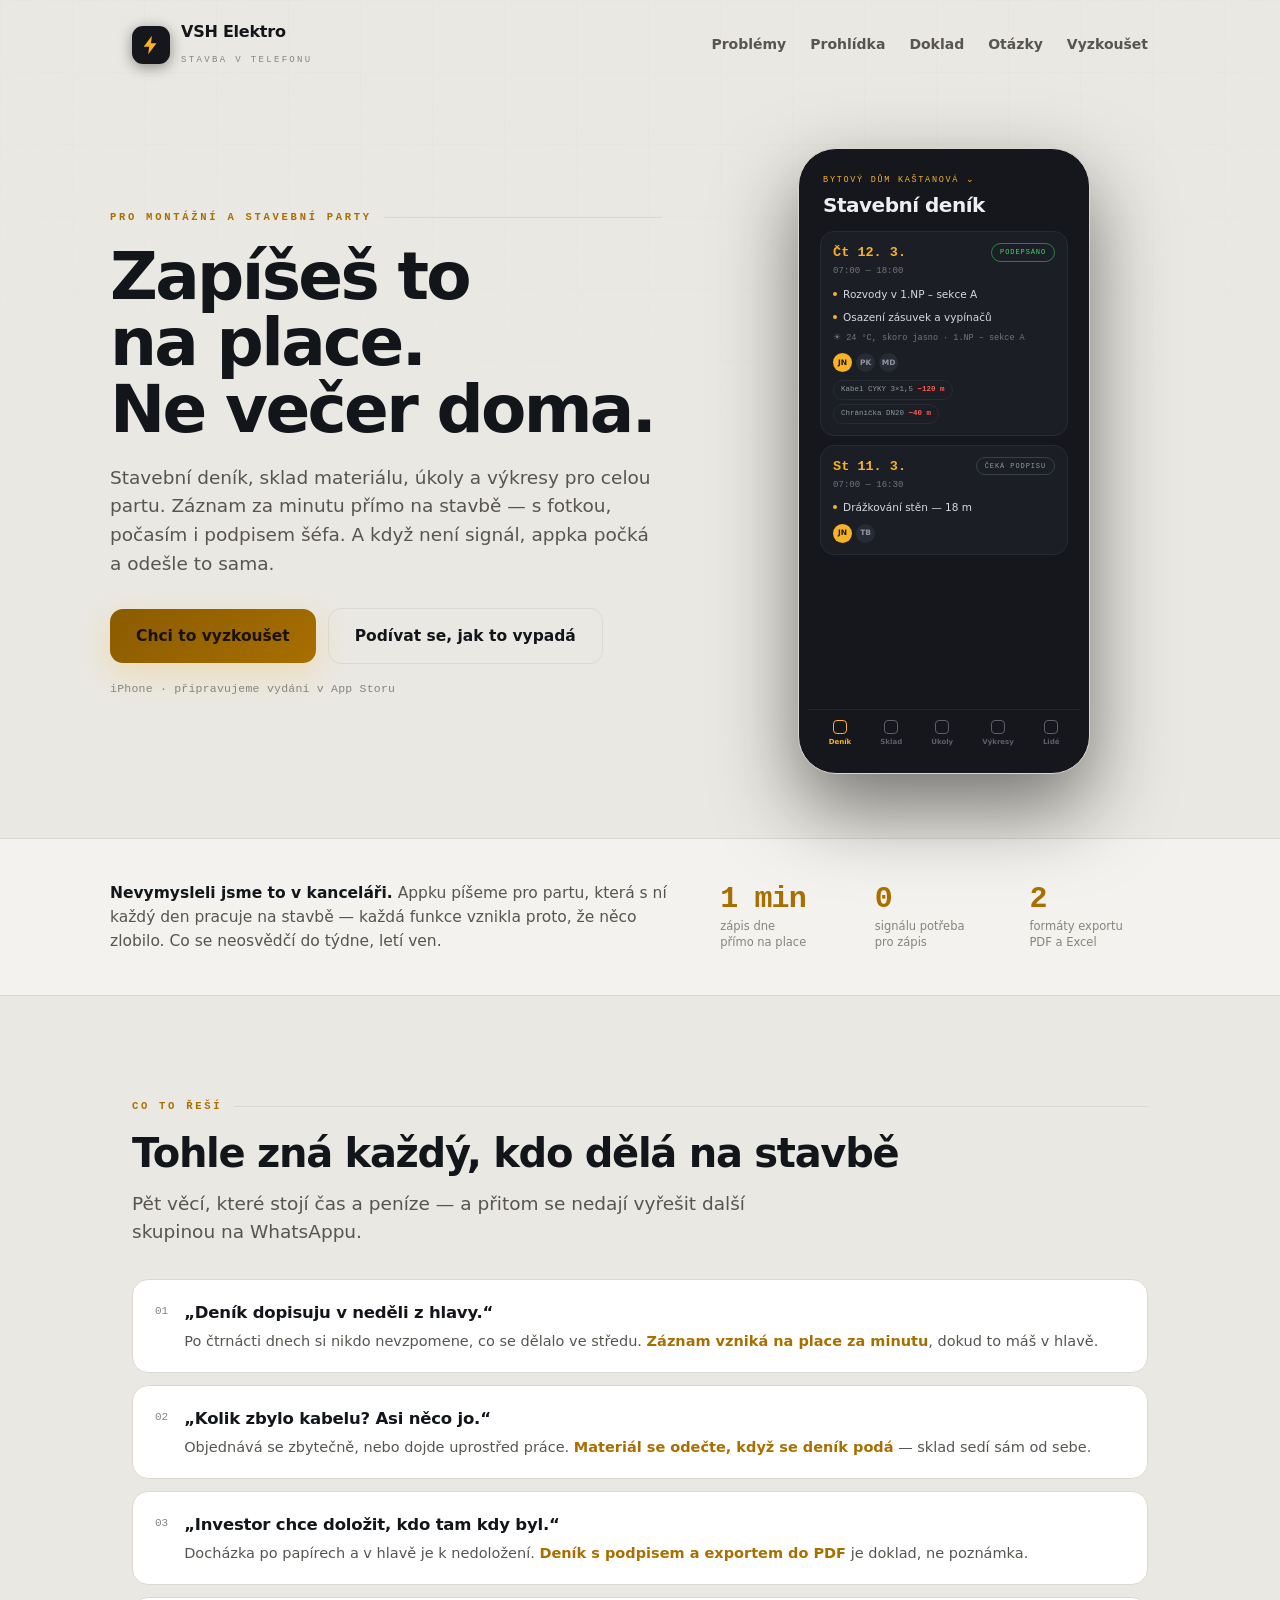
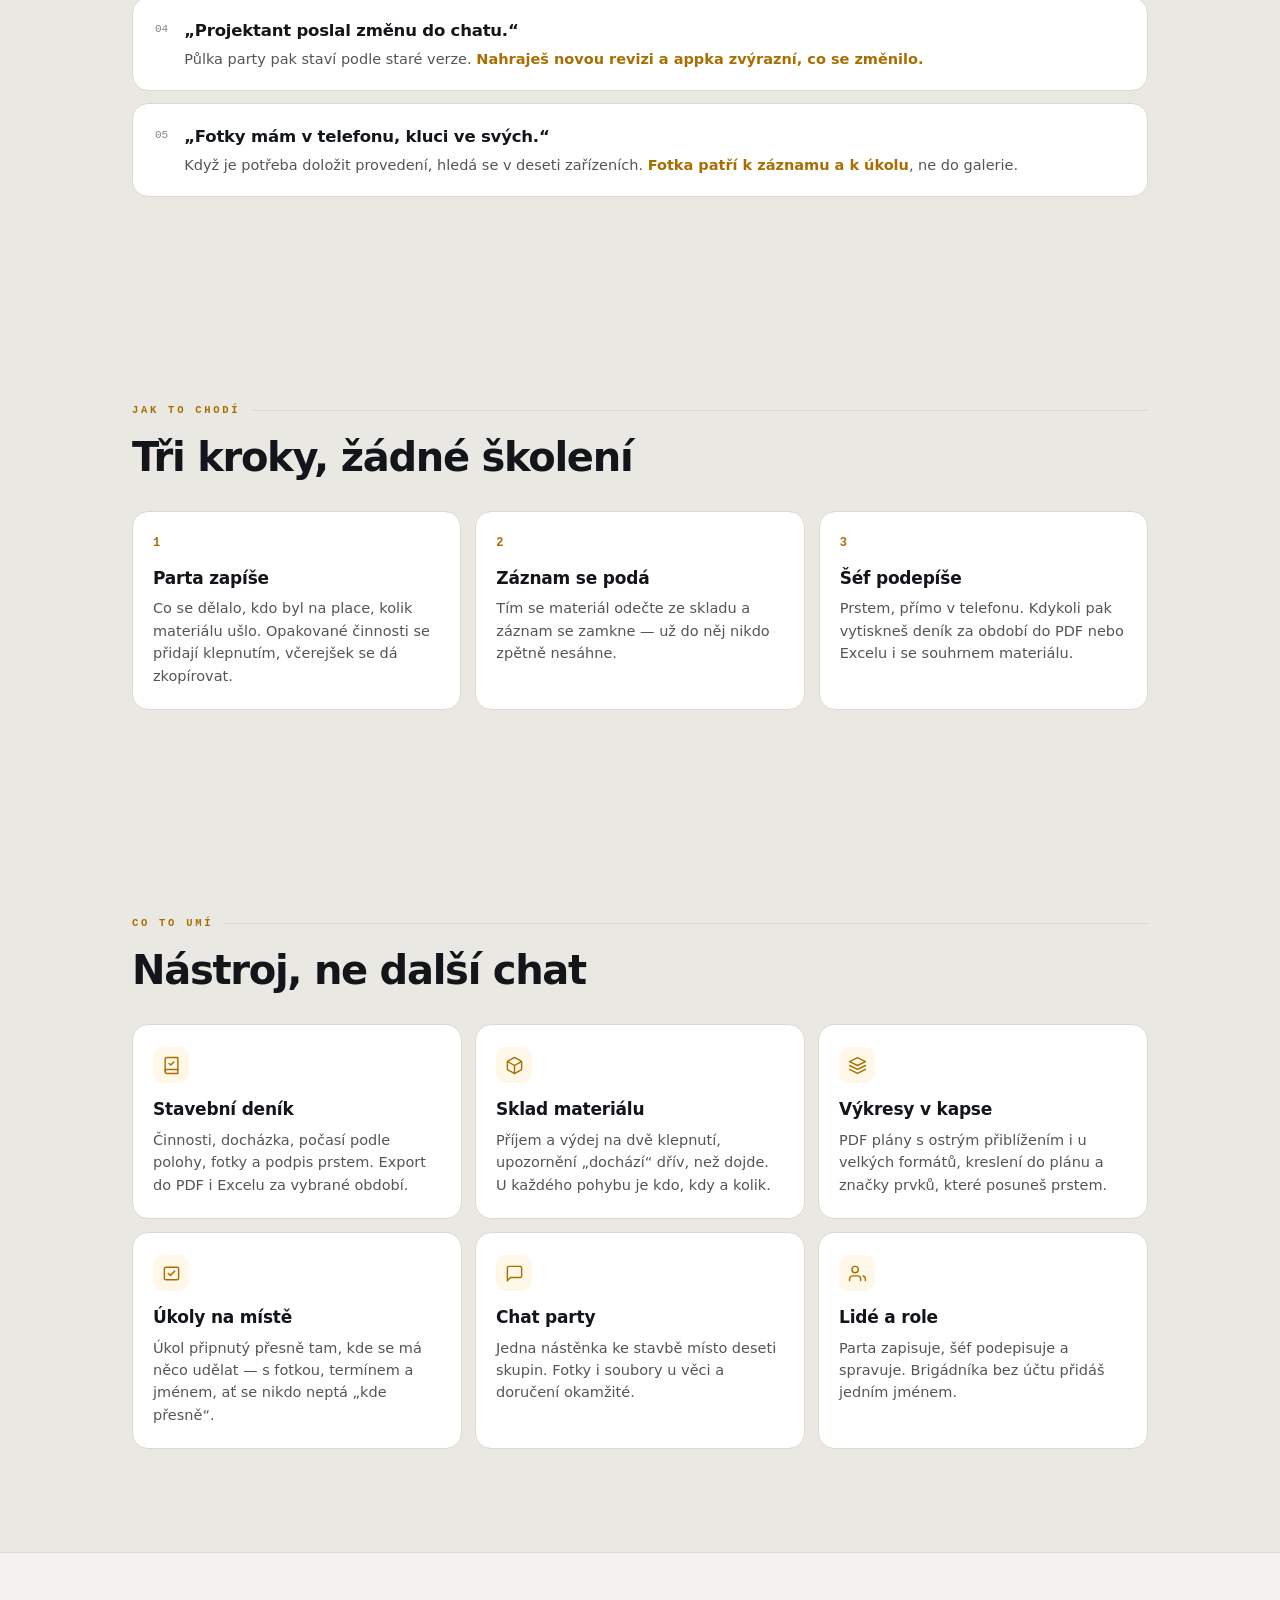
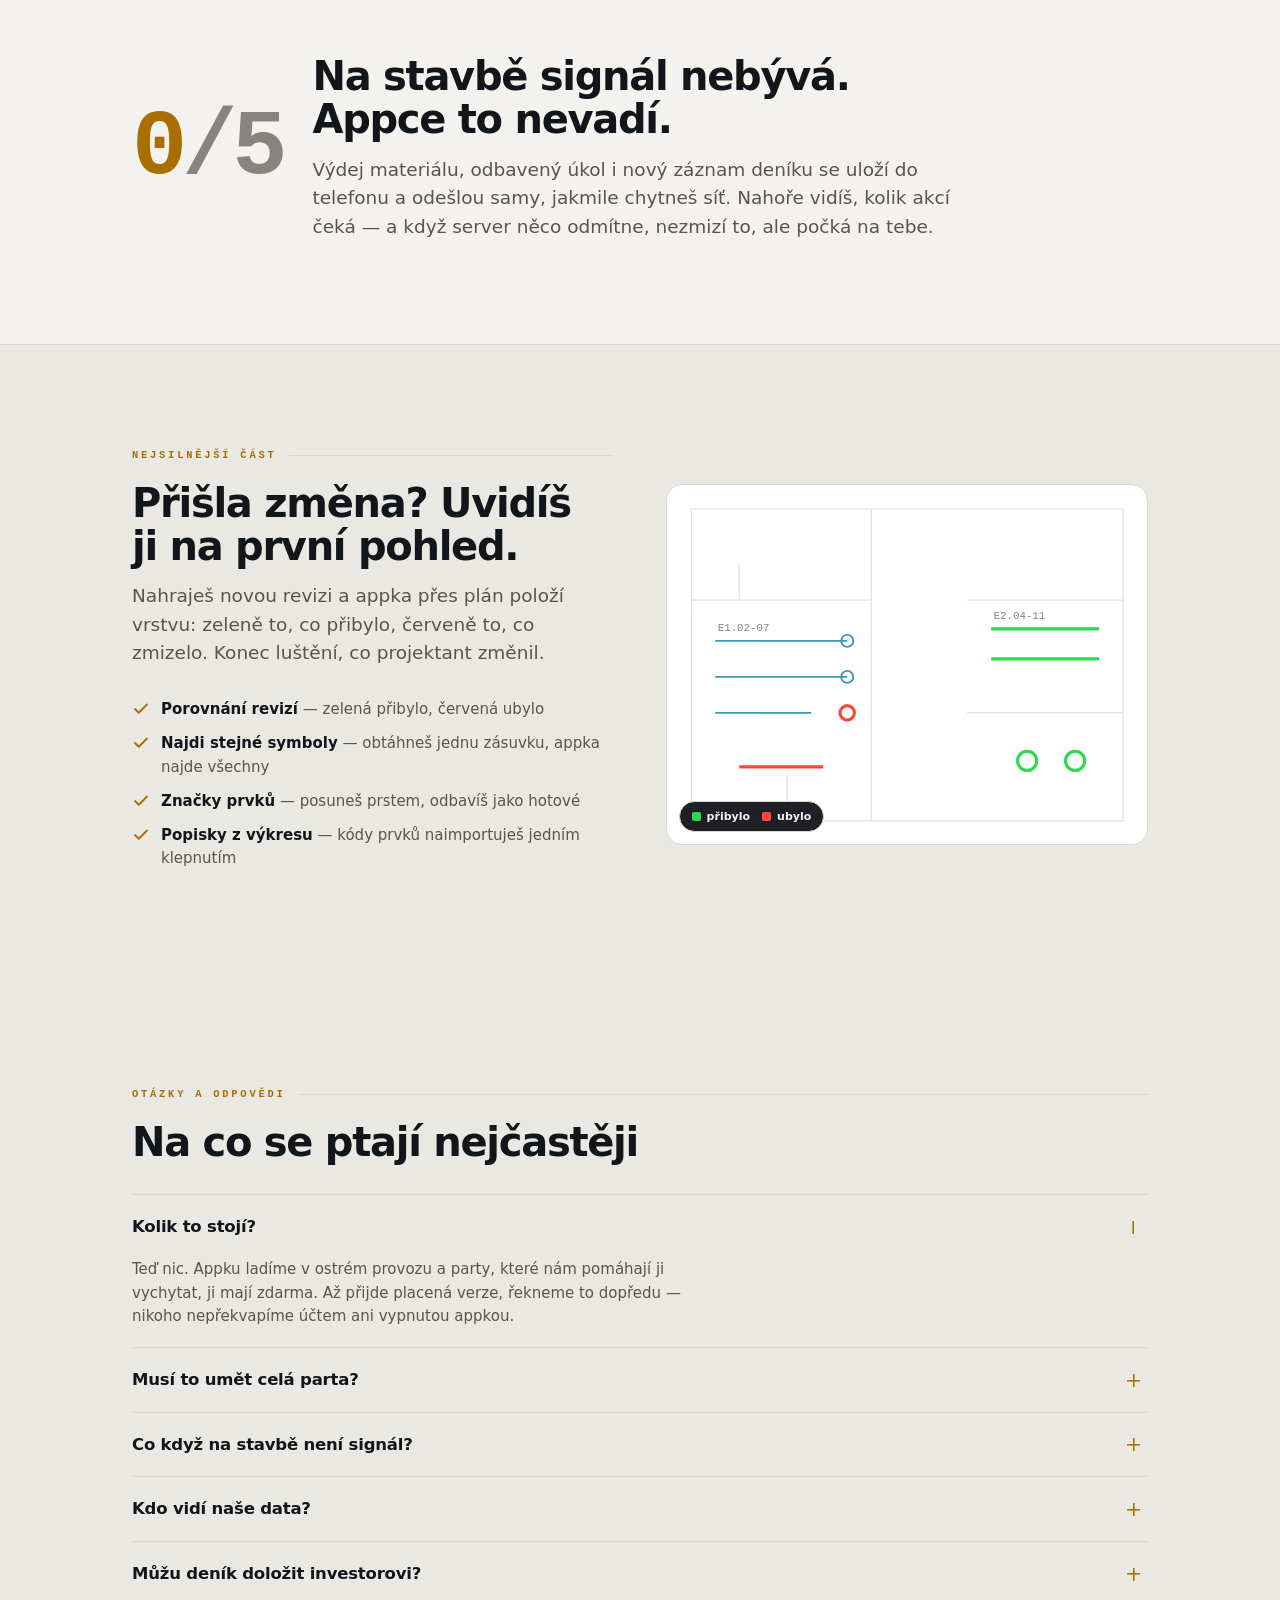
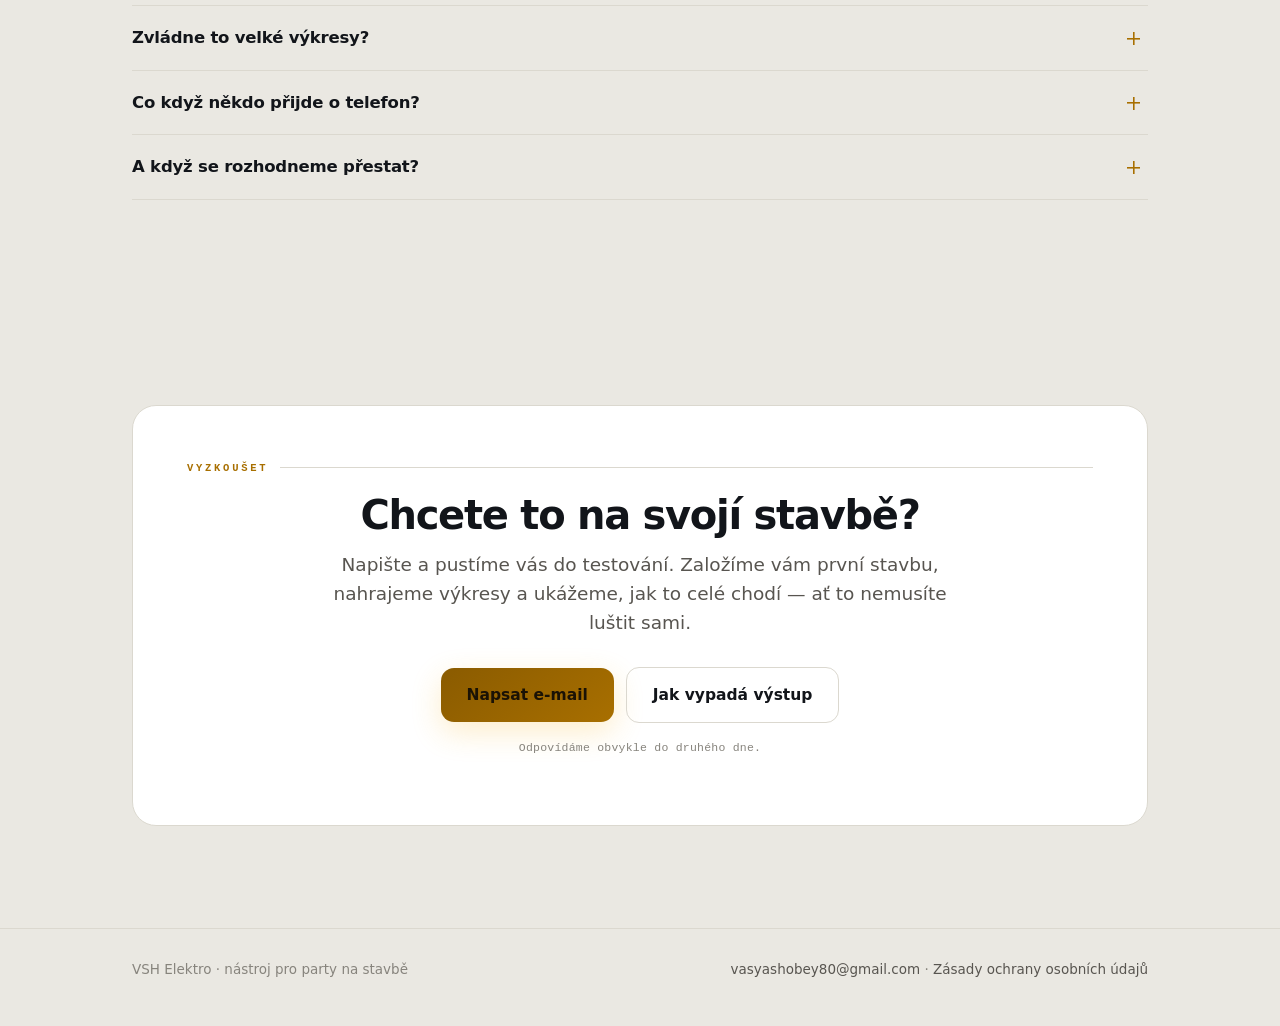
<file: index.html>
<!DOCTYPE html>
<html lang="cs">
<head>
<meta charset="UTF-8" />
<meta name="viewport" content="width=device-width, initial-scale=1, viewport-fit=cover" />
<title>VSH Elektro — stavební deník, sklad a výkresy pro partu</title>
<meta name="description" content="Deník, sklad materiálu, úkoly a výkresy pro montážní party. Zapíšeš to na place, ne večer doma. Funguje i bez signálu." />
<meta property="og:title" content="VSH Elektro — zapíšeš to na place, ne večer doma" />
<meta property="og:description" content="Deník, sklad, úkoly a výkresy pro celou partu. I bez signálu." />
<meta name="theme-color" content="#0e1014" />
<link rel="stylesheet" href="assets/style.css" />
</head>
<body>
<div class="gridbg" aria-hidden="true"></div>

<header>
  <div class="w bar">
    <a class="logo" href="#">
      <span class="logo-i"><svg viewBox="0 0 24 24" fill="currentColor"><path d="M13 2 4 14h6l-1 8 9-12h-6z"/></svg></span>
      <span><span class="logo-n">VSH Elektro</span><br /><span class="logo-s">Stavba v telefonu</span></span>
    </a>
    <nav>
      <a href="#problemy">Problémy</a>
      <a href="prohlidka.html">Prohlídka</a>
      <a href="doklad.html">Doklad</a>
      <a href="#faq">Otázky</a>
      <a href="#zkusit">Vyzkoušet</a>
    </nav>
  </div>
</header>

<main>
  <!-- HERO -->
  <div class="w hero">
    <div>
      <p class="eyebrow">Pro montážní a stavební party</p>
      <h1>Zapíšeš to na place.<br />Ne večer doma.</h1>
      <p class="lede">Stavební deník, sklad materiálu, úkoly a výkresy pro celou partu.
        Záznam za minutu přímo na stavbě — s fotkou, počasím i podpisem šéfa.
        A když není signál, appka počká a odešle to sama.</p>
      <div class="cta">
        <a class="btn btn-1" href="#zkusit">Chci to vyzkoušet</a>
        <a class="btn btn-2" href="prohlidka.html">Podívat se, jak to vypadá</a>
      </div>
      <p class="note">iPhone · připravujeme vydání v App Storu</p>
    </div>

    <div class="phone" role="img" aria-label="Ukázka obrazovky stavebního deníku">
      <div class="scr">
        <div class="s-top">
          <div class="s-obj">Bytový dům Kaštanová ⌄</div>
          <div class="s-h">Stavební deník</div>
        </div>
        <div class="s-body">
          <div class="k">
            <div class="k-top">
              <div><div class="k-d">Čt 12. 3.</div><div class="k-t">07:00 — 18:00</div></div>
              <span class="pill ok">Podepsáno</span>
            </div>
            <div class="k-li"><i></i>Rozvody v 1.NP – sekce A</div>
            <div class="k-li"><i></i>Osazení zásuvek a vypínačů</div>
            <div class="k-wx">☀ 24 °C, skoro jasno · 1.NP – sekce A</div>
            <div class="avs"><span class="av on">JN</span><span class="av">PK</span><span class="av">MD</span></div>
            <div class="mats">
              <span class="mt">Kabel CYKY 3×1,5 <b>−120 m</b></span>
              <span class="mt">Chránička DN20 <b>−40 m</b></span>
            </div>
          </div>
          <div class="k">
            <div class="k-top">
              <div><div class="k-d">St 11. 3.</div><div class="k-t">07:00 — 16:30</div></div>
              <span class="pill">Čeká podpisu</span>
            </div>
            <div class="k-li"><i></i>Drážkování stěn — 18 m</div>
            <div class="avs"><span class="av on">JN</span><span class="av">TB</span></div>
          </div>
        </div>
        <div class="s-tabs">
          <span class="tb on"><i></i>Deník</span><span class="tb"><i></i>Sklad</span>
          <span class="tb"><i></i>Úkoly</span><span class="tb"><i></i>Výkresy</span>
          <span class="tb"><i></i>Lidé</span>
        </div>
      </div>
    </div>
  </div>

  <!-- PROOF -->
  <div class="proof">
    <div class="w proof-in">
      <p><b>Nevymysleli jsme to v kanceláři.</b> Appku píšeme pro partu, která s ní
        každý den pracuje na stavbě — každá funkce vznikla proto, že něco zlobilo.
        Co se neosvědčí do týdne, letí ven.</p>
      <div class="stats">
        <div><div class="st-n">1 min</div><div class="st-l">zápis dne<br />přímo na place</div></div>
        <div><div class="st-n">0</div><div class="st-l">signálu potřeba<br />pro zápis</div></div>
        <div><div class="st-n">2</div><div class="st-l">formáty exportu<br />PDF a Excel</div></div>
      </div>
    </div>
  </div>

  <!-- PROBLÉMY -->
  <section id="problemy">
    <div class="w rev">
      <p class="eyebrow">Co to řeší</p>
      <h2>Tohle zná každý, kdo dělá na stavbě</h2>
      <p class="lede">Pět věcí, které stojí čas a peníze — a přitom se nedají vyřešit
        další skupinou na WhatsAppu.</p>

      <div class="pains">
        <div class="pain">
          <span class="pain-q">01</span>
          <div>
            <h3>„Deník dopisuju v neděli z hlavy.“</h3>
            <p>Po čtrnácti dnech si nikdo nevzpomene, co se dělalo ve středu.
              <em>Záznam vzniká na place za minutu</em>, dokud to máš v hlavě.</p>
          </div>
        </div>
        <div class="pain">
          <span class="pain-q">02</span>
          <div>
            <h3>„Kolik zbylo kabelu? Asi něco jo.“</h3>
            <p>Objednává se zbytečně, nebo dojde uprostřed práce.
              <em>Materiál se odečte, když se deník podá</em> — sklad sedí sám od sebe.</p>
          </div>
        </div>
        <div class="pain">
          <span class="pain-q">03</span>
          <div>
            <h3>„Investor chce doložit, kdo tam kdy byl.“</h3>
            <p>Docházka po papírech a v hlavě je k nedoložení.
              <em>Deník s podpisem a exportem do PDF</em> je doklad, ne poznámka.</p>
          </div>
        </div>
        <div class="pain">
          <span class="pain-q">04</span>
          <div>
            <h3>„Projektant poslal změnu do chatu.“</h3>
            <p>Půlka party pak staví podle staré verze.
              <em>Nahraješ novou revizi a appka zvýrazní, co se změnilo.</em></p>
          </div>
        </div>
        <div class="pain">
          <span class="pain-q">05</span>
          <div>
            <h3>„Fotky mám v telefonu, kluci ve svých.“</h3>
            <p>Když je potřeba doložit provedení, hledá se v deseti zařízeních.
              <em>Fotka patří k záznamu a k úkolu</em>, ne do galerie.</p>
          </div>
        </div>
      </div>
    </div>
  </section>

  <!-- JAK TO CHODÍ -->
  <section>
    <div class="w rev">
      <p class="eyebrow">Jak to chodí</p>
      <h2>Tři kroky, žádné školení</h2>
      <div class="steps">
        <div class="step">
          <h3>Parta zapíše</h3>
          <p>Co se dělalo, kdo byl na place, kolik materiálu ušlo. Opakované činnosti
            se přidají klepnutím, včerejšek se dá zkopírovat.</p>
        </div>
        <div class="step">
          <h3>Záznam se podá</h3>
          <p>Tím se materiál odečte ze skladu a záznam se zamkne — už do něj nikdo
            zpětně nesáhne.</p>
        </div>
        <div class="step">
          <h3>Šéf podepíše</h3>
          <p>Prstem, přímo v telefonu. Kdykoli pak vytiskneš deník za období
            do PDF nebo Excelu i se souhrnem materiálu.</p>
        </div>
      </div>
    </div>
  </section>

  <!-- FUNKCE -->
  <section id="funkce">
    <div class="w rev">
      <p class="eyebrow">Co to umí</p>
      <h2>Nástroj, ne další chat</h2>
      <div class="feats">
        <div class="feat">
          <span class="ic"><svg viewBox="0 0 24 24" fill="none" stroke="currentColor" stroke-width="1.8" stroke-linecap="round" stroke-linejoin="round"><path d="M4 19.5A2.5 2.5 0 0 1 6.5 17H20"/><path d="M6.5 2H20v20H6.5A2.5 2.5 0 0 1 4 19.5v-15A2.5 2.5 0 0 1 6.5 2z"/><path d="m9 9.5 2 2 4-4"/></svg></span>
          <h3>Stavební deník</h3>
          <p>Činnosti, docházka, počasí podle polohy, fotky a podpis prstem.
            Export do PDF i Excelu za vybrané období.</p>
        </div>
        <div class="feat">
          <span class="ic"><svg viewBox="0 0 24 24" fill="none" stroke="currentColor" stroke-width="1.8" stroke-linecap="round" stroke-linejoin="round"><path d="M21 8a2 2 0 0 0-1-1.73l-7-4a2 2 0 0 0-2 0l-7 4A2 2 0 0 0 3 8v8a2 2 0 0 0 1 1.73l7 4a2 2 0 0 0 2 0l7-4A2 2 0 0 0 21 16Z"/><path d="m3.3 7 8.7 5 8.7-5"/><path d="M12 22V12"/></svg></span>
          <h3>Sklad materiálu</h3>
          <p>Příjem a výdej na dvě klepnutí, upozornění „dochází“ dřív, než dojde.
            U každého pohybu je kdo, kdy a kolik.</p>
        </div>
        <div class="feat">
          <span class="ic"><svg viewBox="0 0 24 24" fill="none" stroke="currentColor" stroke-width="1.8" stroke-linecap="round" stroke-linejoin="round"><path d="M12 2 2 7l10 5 10-5-10-5Z"/><path d="m2 17 10 5 10-5"/><path d="m2 12 10 5 10-5"/></svg></span>
          <h3>Výkresy v kapse</h3>
          <p>PDF plány s ostrým přiblížením i u velkých formátů, kreslení do plánu
            a značky prvků, které posuneš prstem.</p>
        </div>
        <div class="feat">
          <span class="ic"><svg viewBox="0 0 24 24" fill="none" stroke="currentColor" stroke-width="1.8" stroke-linecap="round" stroke-linejoin="round"><rect x="3" y="4" width="18" height="16" rx="2"/><path d="m8 12 2.5 2.5L16 9"/></svg></span>
          <h3>Úkoly na místě</h3>
          <p>Úkol připnutý přesně tam, kde se má něco udělat — s fotkou, termínem
            a jménem, ať se nikdo neptá „kde přesně“.</p>
        </div>
        <div class="feat">
          <span class="ic"><svg viewBox="0 0 24 24" fill="none" stroke="currentColor" stroke-width="1.8" stroke-linecap="round" stroke-linejoin="round"><path d="M21 15a2 2 0 0 1-2 2H7l-4 4V5a2 2 0 0 1 2-2h14a2 2 0 0 1 2 2z"/></svg></span>
          <h3>Chat party</h3>
          <p>Jedna nástěnka ke stavbě místo deseti skupin. Fotky i soubory
            u věci a doručení okamžité.</p>
        </div>
        <div class="feat">
          <span class="ic"><svg viewBox="0 0 24 24" fill="none" stroke="currentColor" stroke-width="1.8" stroke-linecap="round" stroke-linejoin="round"><path d="M16 21v-2a4 4 0 0 0-4-4H6a4 4 0 0 0-4 4v2"/><circle cx="9" cy="7" r="4"/><path d="M22 21v-2a4 4 0 0 0-3-3.87"/></svg></span>
          <h3>Lidé a role</h3>
          <p>Parta zapisuje, šéf podepisuje a spravuje. Brigádníka bez účtu
            přidáš jedním jménem.</p>
        </div>
      </div>
    </div>
  </section>

  <!-- OFFLINE -->
  <div class="band">
    <section>
      <div class="w band-in rev">
        <div class="band-n">0<span>/5</span></div>
        <div>
          <h2>Na stavbě signál nebývá.<br />Appce to nevadí.</h2>
          <p class="lede" style="margin-bottom:0">Výdej materiálu, odbavený úkol i nový záznam
            deníku se uloží do telefonu a odešlou samy, jakmile chytneš síť. Nahoře vidíš,
            kolik akcí čeká — a když server něco odmítne, nezmizí to, ale počká na tebe.</p>
        </div>
      </div>
    </section>
  </div>

  <!-- VÝKRESY -->
  <section id="vykresy">
    <div class="w split rev">
      <div>
        <p class="eyebrow">Nejsilnější část</p>
        <h2>Přišla změna? Uvidíš ji na první pohled.</h2>
        <p class="lede">Nahraješ novou revizi a appka přes plán položí vrstvu: zeleně to,
          co přibylo, červeně to, co zmizelo. Konec luštění, co projektant změnil.</p>
        <ul class="ticks">
          <li><svg viewBox="0 0 24 24" fill="none" stroke="currentColor" stroke-width="2.4" stroke-linecap="round" stroke-linejoin="round"><path d="M20 6 9 17l-5-5"/></svg>
            <span><b>Porovnání revizí</b> — zelená přibylo, červená ubylo</span></li>
          <li><svg viewBox="0 0 24 24" fill="none" stroke="currentColor" stroke-width="2.4" stroke-linecap="round" stroke-linejoin="round"><path d="M20 6 9 17l-5-5"/></svg>
            <span><b>Najdi stejné symboly</b> — obtáhneš jednu zásuvku, appka najde všechny</span></li>
          <li><svg viewBox="0 0 24 24" fill="none" stroke="currentColor" stroke-width="2.4" stroke-linecap="round" stroke-linejoin="round"><path d="M20 6 9 17l-5-5"/></svg>
            <span><b>Značky prvků</b> — posuneš prstem, odbavíš jako hotové</span></li>
          <li><svg viewBox="0 0 24 24" fill="none" stroke="currentColor" stroke-width="2.4" stroke-linecap="round" stroke-linejoin="round"><path d="M20 6 9 17l-5-5"/></svg>
            <span><b>Popisky z výkresu</b> — kódy prvků naimportuješ jedním klepnutím</span></li>
        </ul>
      </div>
      <div class="plan" role="img" aria-label="Porovnání dvou revizí výkresu">
        <svg viewBox="0 0 400 300" aria-hidden="true">
          <g stroke="var(--line)" stroke-width="1" opacity=".8">
            <path d="M20 20h360v260H20z" fill="none"/>
            <path d="M20 96h150M170 20v260M250 96h130M250 190h130" fill="none"/>
            <path d="M60 96v-30M100 280v-40" fill="none"/>
          </g>
          <g stroke="var(--cyan)" stroke-width="1.6" fill="none" opacity=".8">
            <path d="M40 130h110M40 160h110M40 190h80"/>
            <circle cx="150" cy="130" r="5"/><circle cx="150" cy="160" r="5"/>
          </g>
          <g stroke="#2bd94a" stroke-width="2.6" fill="none">
            <path d="M270 120h90M270 145h90"/>
            <circle cx="300" cy="230" r="8"/><circle cx="340" cy="230" r="8"/>
          </g>
          <g stroke="#ff453a" stroke-width="2.6" fill="none">
            <path d="M60 235h70"/><circle cx="150" cy="190" r="6"/>
          </g>
          <g font-family="ui-monospace,monospace" font-size="9" fill="var(--dim)">
            <text x="272" y="112">E2.04-11</text><text x="42" y="122">E1.02-07</text>
          </g>
        </svg>
        <div class="lgd"><span><i style="background:#2bd94a"></i>přibylo</span><span><i style="background:#ff453a"></i>ubylo</span></div>
      </div>
    </div>
  </section>

  <!-- FAQ -->
  <section id="faq">
    <div class="w rev">
      <p class="eyebrow">Otázky a odpovědi</p>
      <h2>Na co se ptají nejčastěji</h2>
      <div class="faq">
        <details open>
          <summary>Kolik to stojí?</summary>
          <p>Teď nic. Appku ladíme v ostrém provozu a party, které nám pomáhají ji
            vychytat, ji mají zdarma. Až přijde placená verze, řekneme to dopředu —
            nikoho nepřekvapíme účtem ani vypnutou appkou.</p>
        </details>
        <details>
          <summary>Musí to umět celá parta?</summary>
          <p>Kdo umí napsat zprávu, zvládne zápis do deníku. Nastavení, role a podpisy
            řeší jen vedoucí. Nový člověk se přidá pozvánkou na e-mail a brigádníka
            bez telefonu přidáš jedním jménem.</p>
        </details>
        <details>
          <summary>Co když na stavbě není signál?</summary>
          <p>Zapisuje se dál. Výdej materiálu, odbavený úkol i nový záznam se uloží
            do telefonu a odešlou se samy, jakmile chytneš síť. Nic nemusíš psát dvakrát
            a nic se cestou neztratí.</p>
        </details>
        <details>
          <summary>Kdo vidí naše data?</summary>
          <p>Jen lidé pozvaní na konkrétní stavbu. Omezení je vynucené přímo v databázi,
            ne jen v aplikaci — kdo na stavbu nepatří, nedostane se k ní ani oklikou.
            Přenos je šifrovaný a podepsané záznamy už nikdo nepřepíše.</p>
        </details>
        <details>
          <summary>Můžu deník doložit investorovi?</summary>
          <p>Ano. Export do PDF i Excelu za libovolné období — s hlavičkou firmy včetně
            IČO, s tím, kdo a kdy záznam podepsal, a se souhrnem spotřebovaného
            materiálu. Dá se vyvézt třeba jen květen kvůli fakturaci.</p>
        </details>
        <details>
          <summary>Zvládne to velké výkresy?</summary>
          <p>Ano, i formáty A1 a A0. Plán se při přiblížení doostřuje, takže popisky
            zůstanou čitelné. Do výkresu se dá kreslit, připínat úkoly na místo
            a značit prvky.</p>
        </details>
        <details>
          <summary>Co když někdo přijde o telefon?</summary>
          <p>Data nejsou v telefonu, ale v zabezpečeném úložišti. Přihlásí se na jiném
            zařízení a má všechno. V telefonu čekají jen akce zapsané bez signálu,
            dokud se neodešlou.</p>
        </details>
        <details>
          <summary>A když se rozhodneme přestat?</summary>
          <p>Deník i data si kdykoli vyvezete do PDF, Excelu nebo zálohy. Účet jde smazat
            přímo v aplikaci. Žádná smlouva, žádné držení dat jako rukojmí.</p>
        </details>
      </div>
    </div>
  </section>

  <!-- CTA -->
  <section id="zkusit">
    <div class="w">
      <div class="final rev">
        <p class="eyebrow" style="justify-content:center">Vyzkoušet</p>
        <h2>Chcete to na svojí stavbě?</h2>
        <p class="lede">Napište a pustíme vás do testování. Založíme vám první stavbu,
          nahrajeme výkresy a ukážeme, jak to celé chodí — ať to nemusíte luštit sami.</p>
        <div class="cta">
          <a class="btn btn-1" href="mailto:vasyashobey80@gmail.com?subject=VSH%20Elektro%20%E2%80%94%20chci%20vyzkou%C5%A1et&amp;body=Dobr%C3%BD%20den%2C%0A%0Am%C3%A1me%20partu%20o%20...%20lidech%20a%20d%C4%9Bl%C3%A1me%20...%0AR%C3%A1d%20bych%20aplikaci%20vyzkou%C5%A1el.%0A%0AKontakt%3A%20">Napsat e-mail</a>
          <a class="btn btn-2" href="doklad.html">Jak vypadá výstup</a>
        </div>
        <p class="note">Odpovídáme obvykle do druhého dne.</p>
      </div>
    </div>
  </section>
</main>

<footer>
  <div class="w f-in">
    <span>VSH Elektro · nástroj pro party na stavbě</span>
    <span><a href="mailto:vasyashobey80@gmail.com">vasyashobey80@gmail.com</a> ·
      <a href="https://vasyashobey80-cloud.github.io/vsh-elektro-privacy/">Zásady ochrany osobních údajů</a></span>
  </div>
</footer>

<script>
  (function () {
    var els = document.querySelectorAll(".rev");
    if (!("IntersectionObserver" in window)) {
      Array.prototype.forEach.call(els, function (e) { e.classList.add("in"); });
      return;
    }
    var io = new IntersectionObserver(function (en) {
      en.forEach(function (x) {
        if (x.isIntersecting) { x.target.classList.add("in"); io.unobserve(x.target); }
      });
    }, { rootMargin: "0px 0px -8% 0px", threshold: .1 });
    Array.prototype.forEach.call(els, function (e) { io.observe(e); });
  })();
</script>
</body>
</html>
</file>
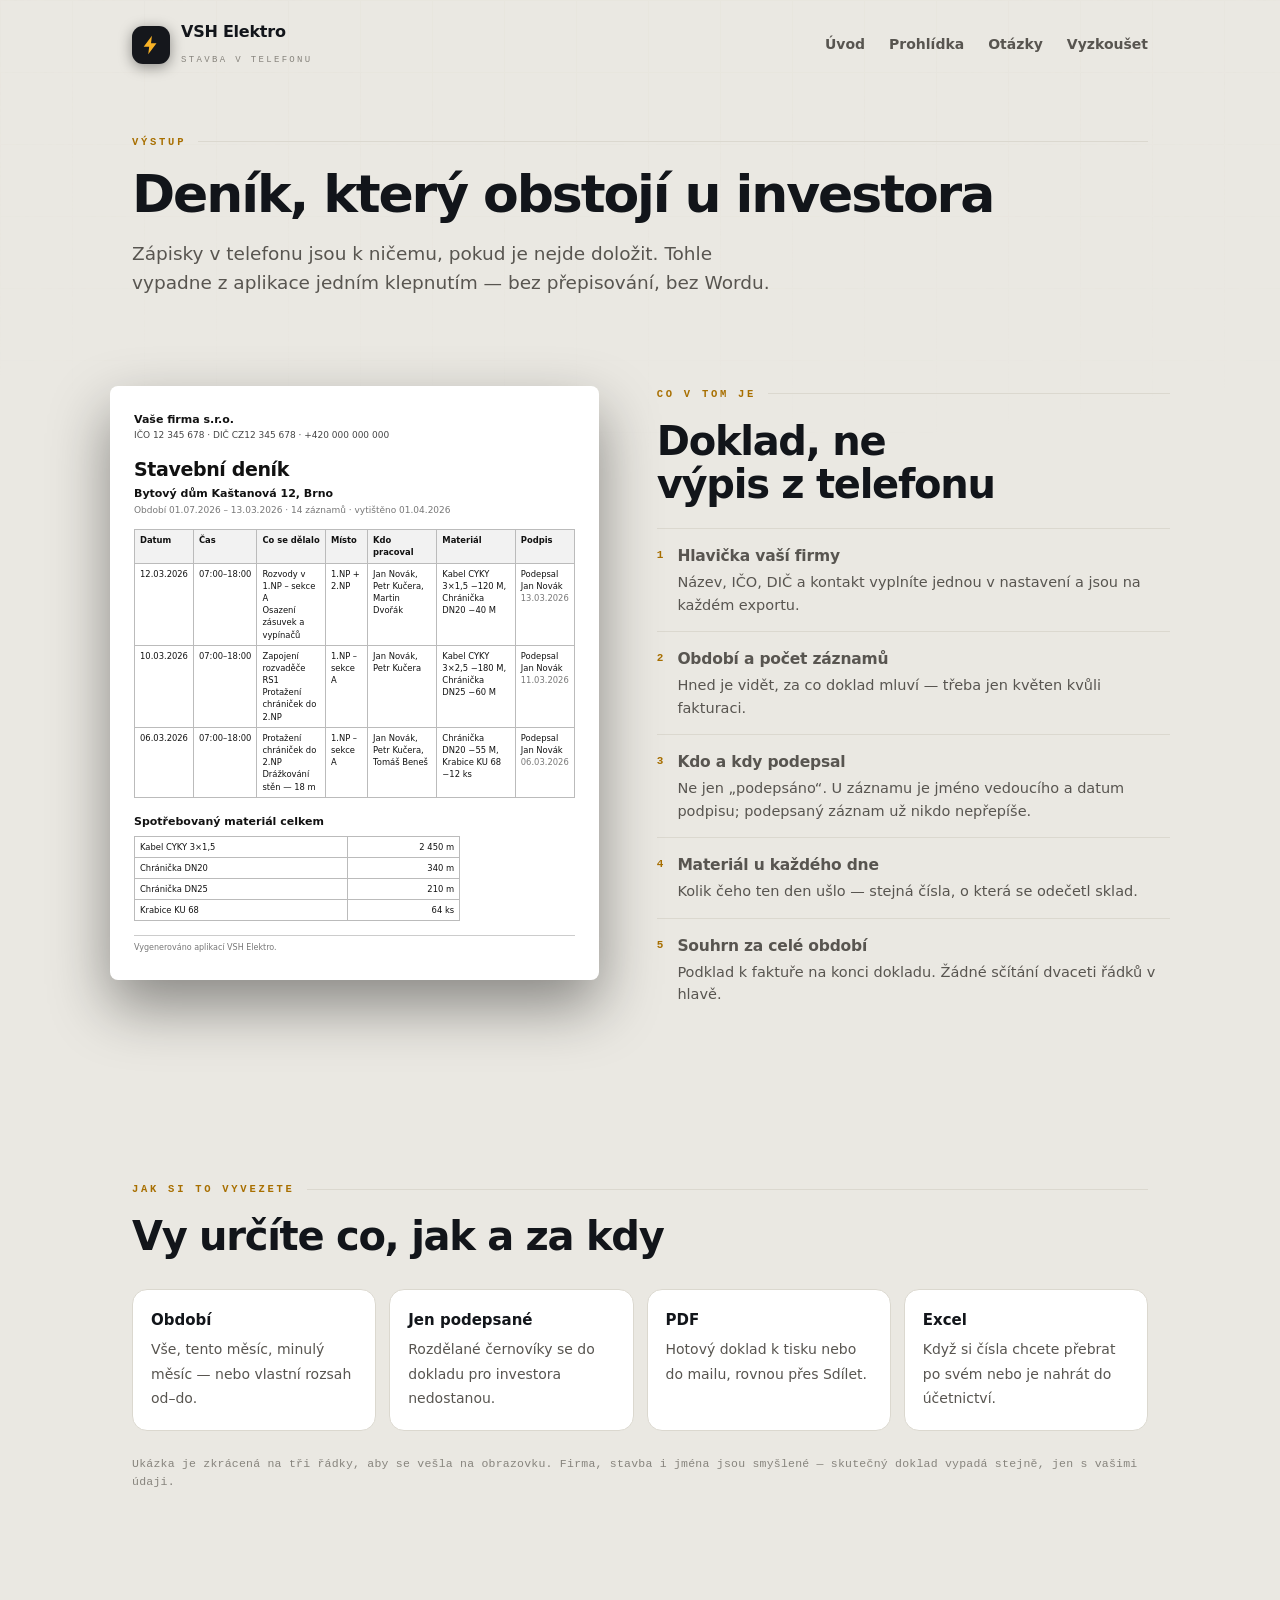
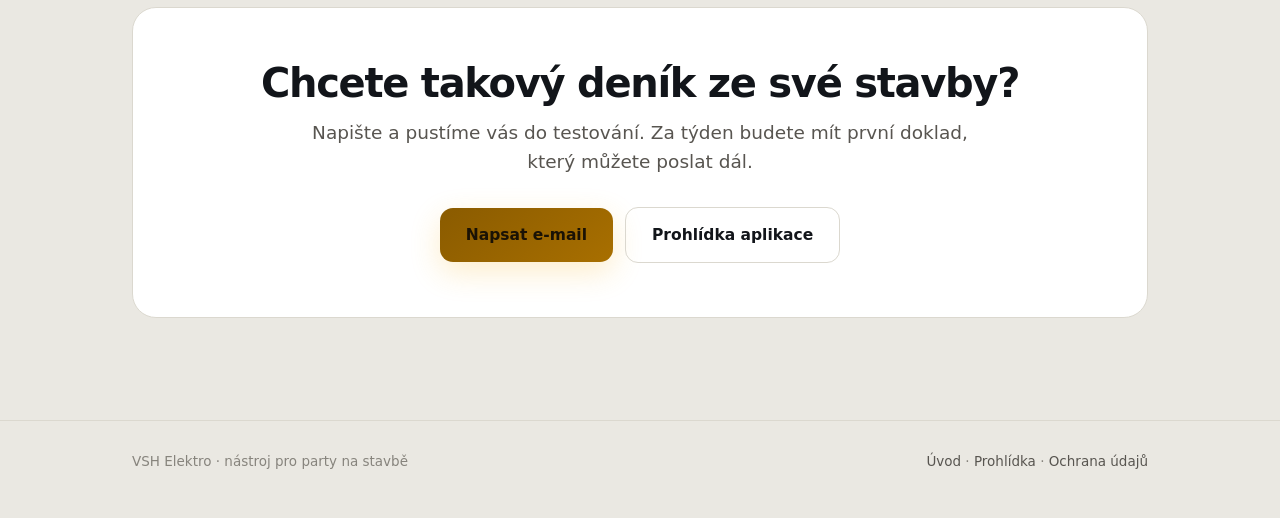
<file: doklad.html>
<!DOCTYPE html>
<html lang="cs">
<head>
<meta charset="UTF-8" />
<meta name="viewport" content="width=device-width, initial-scale=1, viewport-fit=cover" />
<title>Deník jako doklad — VSH Elektro</title>
<meta name="description" content="Jak vypadá stavební deník vyvezený z aplikace: hlavička firmy s IČO, kdo a kdy podepsal, souhrn spotřebovaného materiálu. PDF i Excel za vybrané období." />
<meta name="theme-color" content="#0e1014" />
<link rel="stylesheet" href="assets/style.css" />
<style>
  .doc-wrap{ display:grid; grid-template-columns:1fr 1.05fr; gap:clamp(26px,5vw,58px);
    align-items:start; padding:clamp(30px,5vw,58px) 0; }
  @media (max-width:900px){ .doc-wrap{ grid-template-columns:1fr; } }
  /* list papíru */
  .sheet{ background:#fff; color:#111; border-radius:8px; padding:26px 24px;
    box-shadow:0 26px 60px rgba(0,0,0,.42); font-size:10px; line-height:1.45;
    position:sticky; top:22px; }
  @media (max-width:900px){ .sheet{ position:static; } }
  .sh-co{ font-size:11px; font-weight:800; }
  .sh-co small{ display:block; font-weight:400; color:#444; font-size:9px; margin-top:1px; }
  .sh-h1{ font-size:19px; font-weight:800; margin:14px 0 3px; letter-spacing:-.02em; }
  .sh-ob{ font-size:11px; font-weight:700; }
  .sh-meta{ color:#777; font-size:9px; margin:2px 0 12px; }
  table{ width:100%; border-collapse:collapse; }
  th,td{ border:1px solid #bbb; padding:4px 5px; text-align:left; vertical-align:top; font-size:8.4px; }
  th{ background:#f2f2f2; font-weight:700; }
  .nw{ white-space:nowrap; }
  .dim{ color:#777; }
  .sh-h2{ font-size:11px; font-weight:800; margin:16px 0 6px; }
  table.sum{ width:74%; }
  table.sum td:last-child{ text-align:right; white-space:nowrap; font-variant-numeric:tabular-nums; }
  .sh-foot{ margin-top:14px; border-top:1px solid #ccc; padding-top:6px; color:#777; font-size:8px; }
  /* anotace */
  .ann{ list-style:none; padding:0; margin:22px 0 0; counter-reset:a; }
  .ann li{ display:grid; grid-template-columns:auto 1fr; gap:14px; align-items:start;
    padding:15px 0; border-top:1px solid var(--line); }
  .ann li::before{ counter-increment:a; content:counter(a); font-family:var(--mono);
    font-size:11px; font-weight:700; color:var(--amber); padding-top:3px; }
  .ann b{ display:block; font-size:15.5px; letter-spacing:-.012em; margin-bottom:3px; }
  .ann span{ color:var(--mut); font-size:14.5px; }
  .opts{ display:grid; grid-template-columns:repeat(auto-fit,minmax(210px,1fr)); gap:13px; margin-top:30px; }
  .opt{ background:var(--panel); border:1px solid var(--line); border-radius:15px; padding:19px 18px; }
  .opt b{ display:block; font-size:15px; margin-bottom:5px; }
  .opt span{ color:var(--mut); font-size:14px; }
</style>
</head>
<body>
<div class="gridbg" aria-hidden="true"></div>

<header>
  <div class="w bar">
    <a class="logo" href="index.html">
      <span class="logo-i"><svg viewBox="0 0 24 24" fill="currentColor"><path d="M13 2 4 14h6l-1 8 9-12h-6z"/></svg></span>
      <span><span class="logo-n">VSH Elektro</span><br /><span class="logo-s">Stavba v telefonu</span></span>
    </a>
    <nav>
      <a href="index.html">Úvod</a>
      <a href="prohlidka.html">Prohlídka</a>
      <a href="index.html#faq">Otázky</a>
      <a href="index.html#zkusit">Vyzkoušet</a>
    </nav>
  </div>
</header>

<main>
  <div class="w" style="padding-top:clamp(24px,4vw,44px)">
    <p class="eyebrow">Výstup</p>
    <h1 style="font-size:clamp(32px,5.4vw,52px)">Deník, který obstojí u investora</h1>
    <p class="lede">Zápisky v telefonu jsou k ničemu, pokud je nejde doložit. Tohle vypadne
      z aplikace jedním klepnutím — bez přepisování, bez Wordu.</p>
  </div>

  <div class="w doc-wrap">
    <!-- ukázka listu -->
    <div class="sheet rev" role="img" aria-label="Ukázka vyvezeného stavebního deníku">
      <div class="sh-co">Vaše firma s.r.o.
        <small>IČO 12 345 678 · DIČ CZ12 345 678 · +420 000 000 000</small></div>
      <div class="sh-h1">Stavební deník</div>
      <div class="sh-ob">Bytový dům Kaštanová 12, Brno</div>
      <div class="sh-meta">Období 01.07.2026 – 13.03.2026 · 14 záznamů · vytištěno 01.04.2026</div>

      <table>
        <thead><tr>
          <th class="nw">Datum</th><th class="nw">Čas</th><th>Co se dělalo</th>
          <th>Místo</th><th>Kdo pracoval</th><th>Materiál</th><th>Podpis</th>
        </tr></thead>
        <tbody>
          <tr>
            <td class="nw">12.03.2026</td><td class="nw">07:00–18:00</td>
            <td>Rozvody v 1.NP – sekce A<br />Osazení zásuvek a vypínačů</td>
            <td>1.NP + 2.NP</td><td>Jan Novák, Petr Kučera, Martin Dvořák</td>
            <td>Kabel CYKY 3×1,5 −120 M, Chránička DN20 −40 M</td>
            <td class="nw">Podepsal<br />Jan Novák<br /><span class="dim">13.03.2026</span></td>
          </tr>
          <tr>
            <td class="nw">10.03.2026</td><td class="nw">07:00–18:00</td>
            <td>Zapojení rozvaděče RS1<br />Protažení chrániček do 2.NP</td>
            <td>1.NP – sekce A</td><td>Jan Novák, Petr Kučera</td>
            <td>Kabel CYKY 3×2,5 −180 M, Chránička DN25 −60 M</td>
            <td class="nw">Podepsal<br />Jan Novák<br /><span class="dim">11.03.2026</span></td>
          </tr>
          <tr>
            <td class="nw">06.03.2026</td><td class="nw">07:00–18:00</td>
            <td>Protažení chrániček do 2.NP<br />Drážkování stěn — 18 m</td>
            <td>1.NP – sekce A</td><td>Jan Novák, Petr Kučera, Tomáš Beneš</td>
            <td>Chránička DN20 −55 M, Krabice KU 68 −12 ks</td>
            <td class="nw">Podepsal<br />Jan Novák<br /><span class="dim">06.03.2026</span></td>
          </tr>
        </tbody>
      </table>

      <div class="sh-h2">Spotřebovaný materiál celkem</div>
      <table class="sum"><tbody>
        <tr><td>Kabel CYKY 3×1,5</td><td>2 450 m</td></tr>
        <tr><td>Chránička DN20</td><td>340 m</td></tr>
        <tr><td>Chránička DN25</td><td>210 m</td></tr>
        <tr><td>Krabice KU 68</td><td>64 ks</td></tr>
      </tbody></table>
      <div class="sh-foot">Vygenerováno aplikací VSH Elektro.</div>
    </div>

    <!-- anotace -->
    <div class="rev">
      <p class="eyebrow">Co v tom je</p>
      <h2>Doklad, ne výpis z telefonu</h2>
      <ol class="ann">
        <li><span><b>Hlavička vaší firmy</b><span>Název, IČO, DIČ a kontakt vyplníte jednou
          v nastavení a jsou na každém exportu.</span></span></li>
        <li><span><b>Období a počet záznamů</b><span>Hned je vidět, za co doklad mluví —
          třeba jen květen kvůli fakturaci.</span></span></li>
        <li><span><b>Kdo a kdy podepsal</b><span>Ne jen „podepsáno“. U záznamu je jméno
          vedoucího a datum podpisu; podepsaný záznam už nikdo nepřepíše.</span></span></li>
        <li><span><b>Materiál u každého dne</b><span>Kolik čeho ten den ušlo — stejná čísla,
          o která se odečetl sklad.</span></span></li>
        <li><span><b>Souhrn za celé období</b><span>Podklad k faktuře na konci dokladu.
          Žádné sčítání dvaceti řádků v hlavě.</span></span></li>
      </ol>
    </div>
  </div>

  <section>
    <div class="w rev">
      <p class="eyebrow">Jak si to vyvezete</p>
      <h2>Vy určíte co, jak a za kdy</h2>
      <div class="opts">
        <div class="opt"><b>Období</b><span>Vše, tento měsíc, minulý měsíc — nebo vlastní
          rozsah od–do.</span></div>
        <div class="opt"><b>Jen podepsané</b><span>Rozdělané černovíky se do dokladu
          pro investora nedostanou.</span></div>
        <div class="opt"><b>PDF</b><span>Hotový doklad k tisku nebo do mailu, rovnou
          přes Sdílet.</span></div>
        <div class="opt"><b>Excel</b><span>Když si čísla chcete přebrat po svém
          nebo je nahrát do účetnictví.</span></div>
      </div>
      <p class="note" style="margin-top:24px">Ukázka je zkrácená na tři řádky, aby se vešla
        na obrazovku. Firma, stavba i jména jsou smyšlené — skutečný doklad vypadá stejně,
        jen s vašimi údaji.</p>
    </div>
  </section>

  <section style="padding-top:0">
    <div class="w">
      <div class="final rev">
        <h2>Chcete takový deník ze své stavby?</h2>
        <p class="lede">Napište a pustíme vás do testování. Za týden budete mít první
          doklad, který můžete poslat dál.</p>
        <div class="cta">
          <a class="btn btn-1" href="mailto:vasyashobey80@gmail.com?subject=VSH%20Elektro%20%E2%80%94%20chci%20vyzkou%C5%A1et">Napsat e-mail</a>
          <a class="btn btn-2" href="prohlidka.html">Prohlídka aplikace</a>
        </div>
      </div>
    </div>
  </section>
</main>

<footer>
  <div class="w f-in">
    <span>VSH Elektro · nástroj pro party na stavbě</span>
    <span><a href="index.html">Úvod</a> · <a href="prohlidka.html">Prohlídka</a> ·
      <a href="https://vasyashobey80-cloud.github.io/vsh-elektro-privacy/">Ochrana údajů</a></span>
  </div>
</footer>

<script>
  (function () {
    var els = document.querySelectorAll(".rev");
    if (!("IntersectionObserver" in window)) {
      Array.prototype.forEach.call(els, function (e) { e.classList.add("in"); }); return;
    }
    var io = new IntersectionObserver(function (en) {
      en.forEach(function (x) { if (x.isIntersecting) { x.target.classList.add("in"); io.unobserve(x.target); } });
    }, { rootMargin: "0px 0px -8% 0px", threshold: .08 });
    Array.prototype.forEach.call(els, function (e) { io.observe(e); });
  })();
</script>
</body>
</html>
</file>
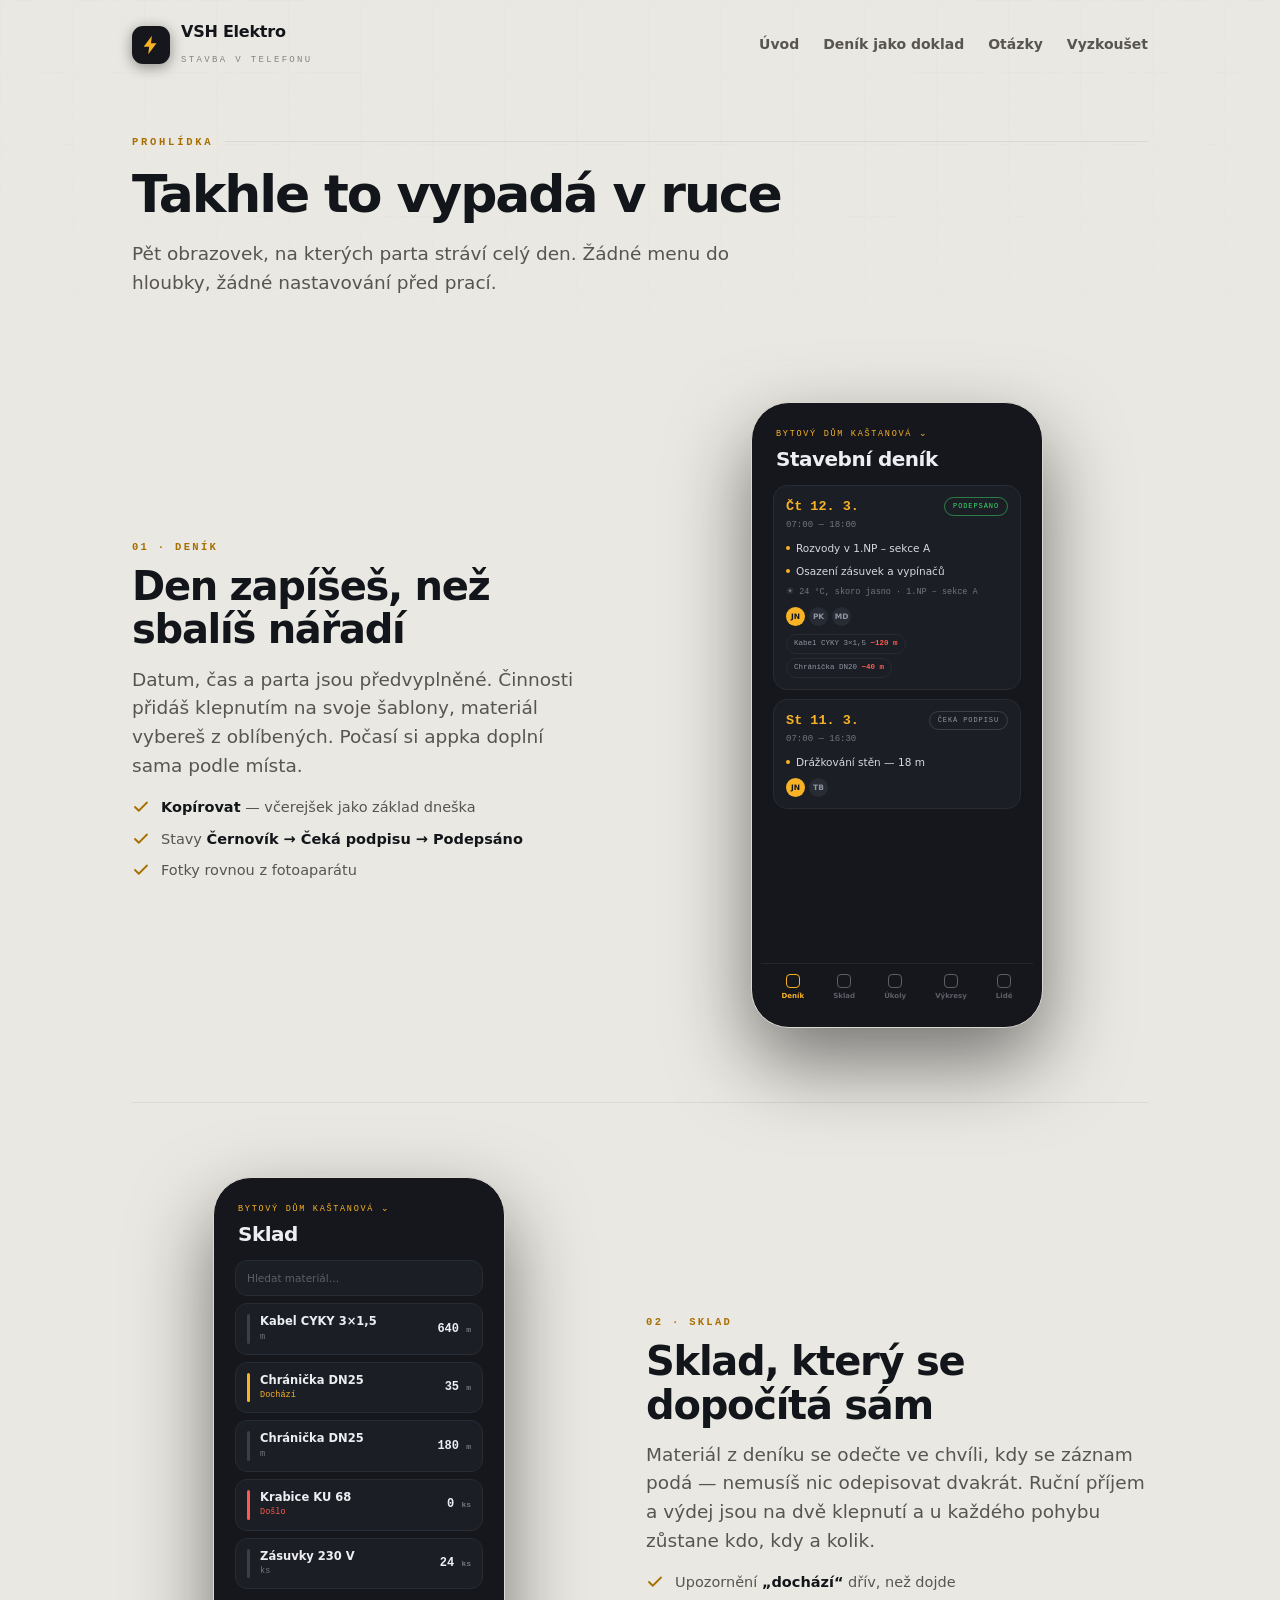
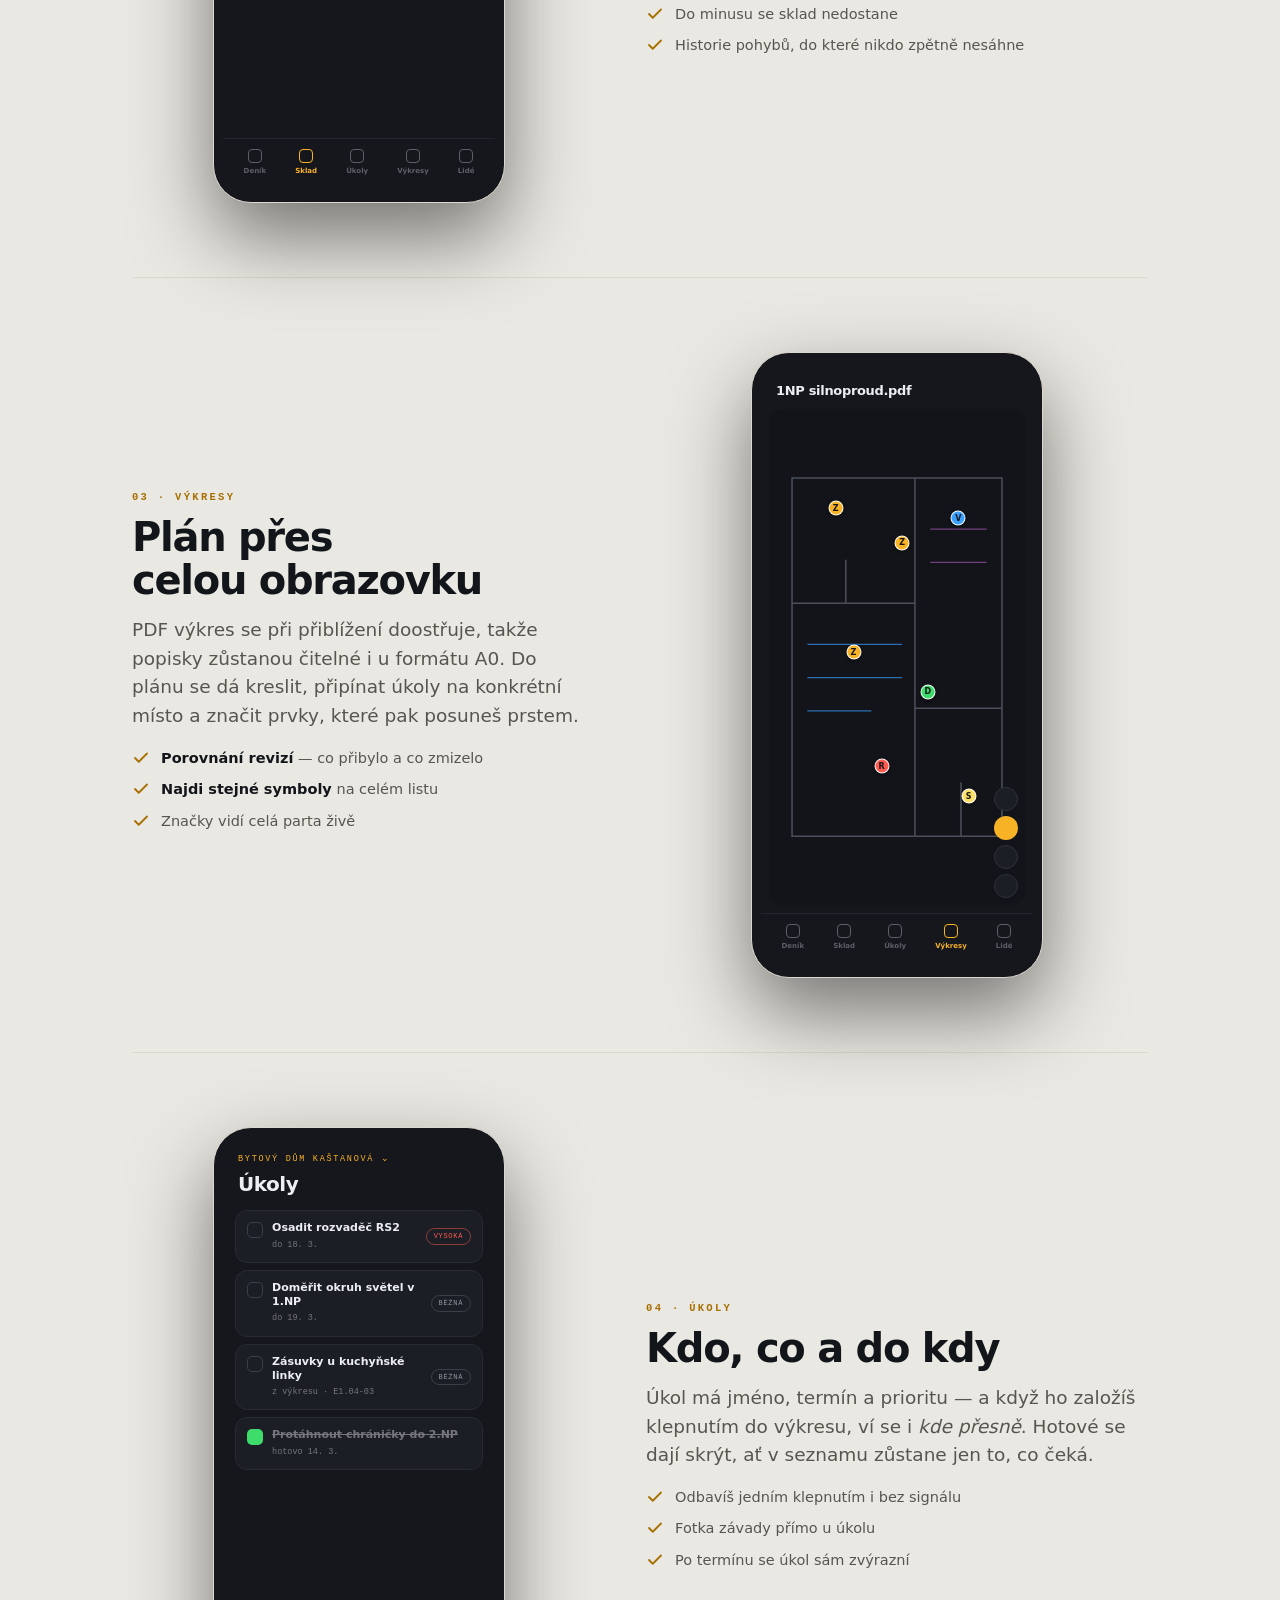
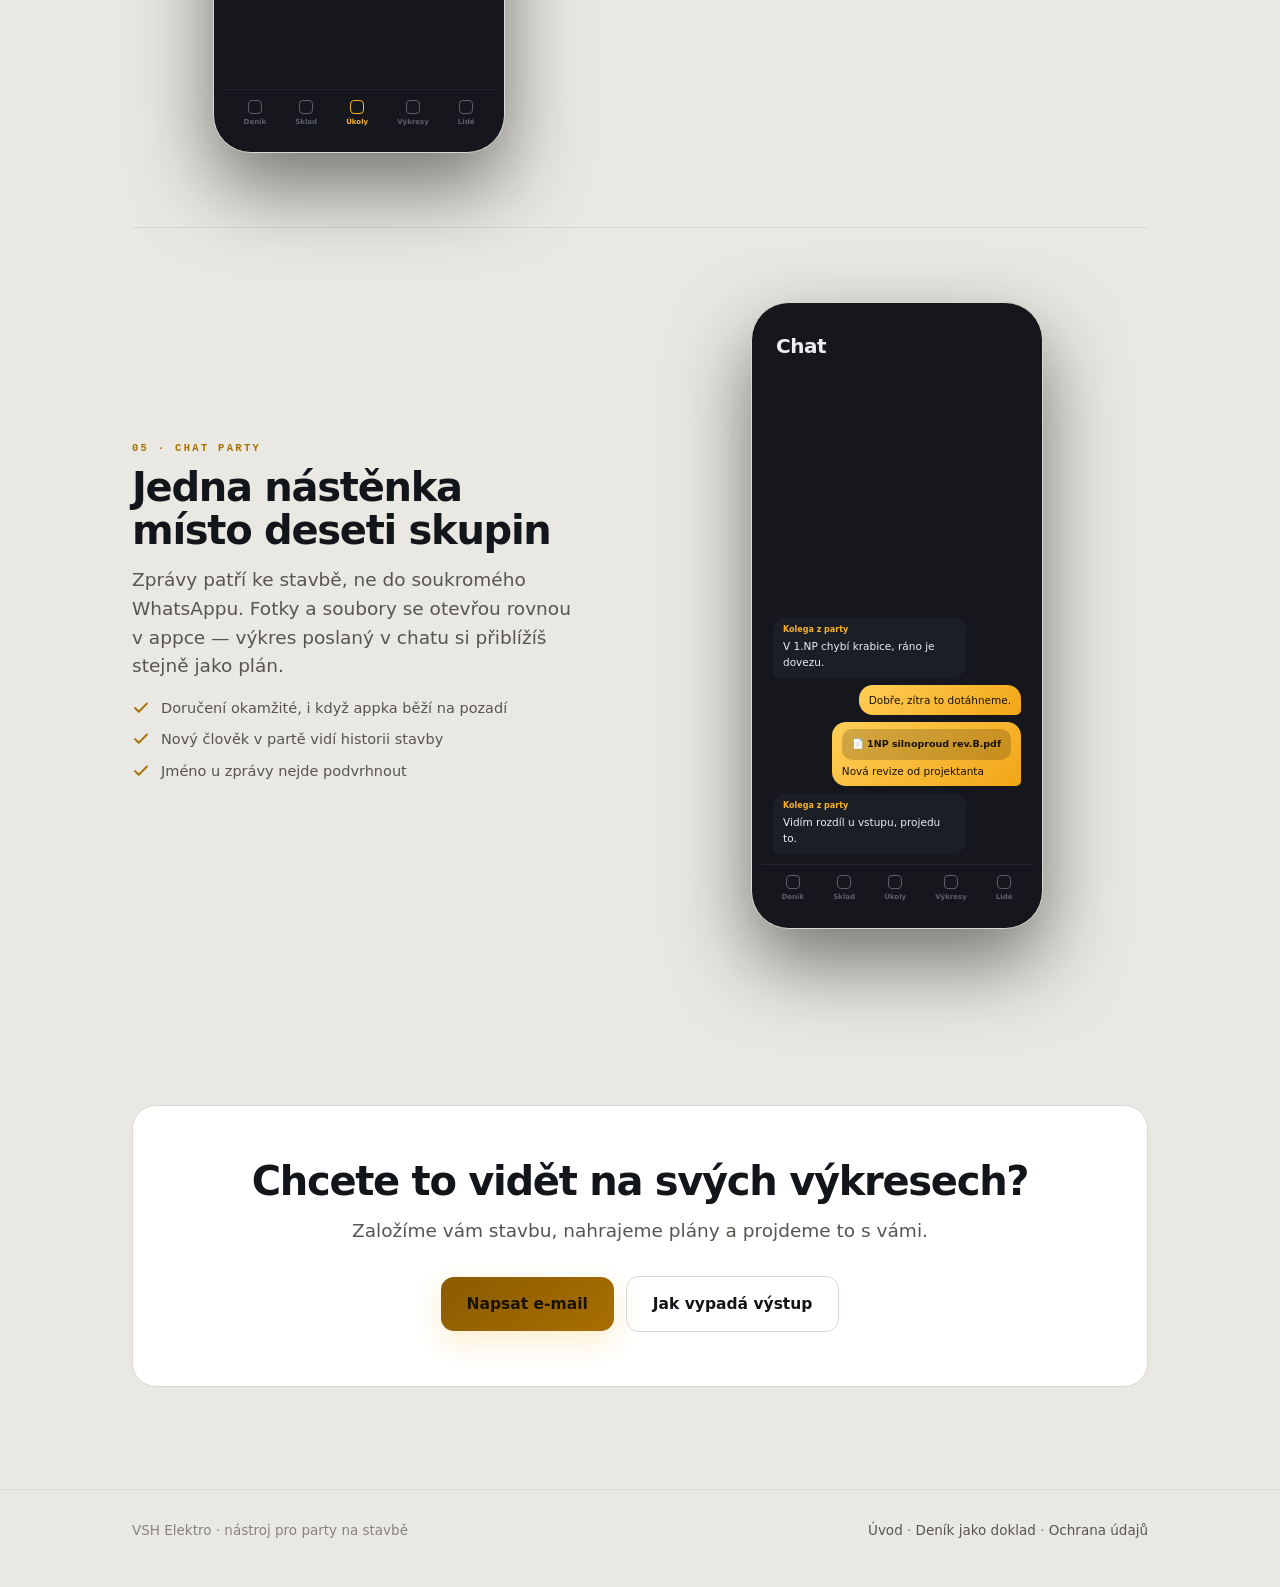
<file: prohlidka.html>
<!DOCTYPE html>
<html lang="cs">
<head>
<meta charset="UTF-8" />
<meta name="viewport" content="width=device-width, initial-scale=1, viewport-fit=cover" />
<title>Prohlídka aplikace — VSH Elektro</title>
<meta name="description" content="Jak VSH Elektro vypadá obrazovku po obrazovce: deník, sklad, výkresy se značkami, úkoly a chat party." />
<meta name="theme-color" content="#0e1014" />
<link rel="stylesheet" href="assets/style.css" />
<style>
  .tour{ display:grid; grid-template-columns:.95fr 1.05fr; gap:clamp(26px,5vw,60px);
    align-items:center; padding:clamp(38px,6vw,74px) 0; }
  .tour:nth-child(even) > .tour-txt{ order:2; }
  @media (max-width:880px){
    .tour{ grid-template-columns:1fr; }
    .tour:nth-child(even) > .tour-txt{ order:0; }
  }
  .tour + .tour{ border-top:1px solid var(--line); }
  .tour-txt .ticks{ margin-top:16px; }
  .tour-txt .ticks li{ font-size:14.5px; margin-bottom:9px; }
  .mini{ font-family:var(--mono); font-size:10.5px; letter-spacing:.22em;
    text-transform:uppercase; color:var(--amber); font-weight:600; margin:0 0 10px; }
  /* sklad */
  .r{ display:flex; align-items:center; gap:10px; padding:10px 11px; background:#1b1e25;
    border:1px solid #262b34; border-radius:12px; }
  .r-bar{ width:3px; align-self:stretch; border-radius:2px; background:#3a3f4a; }
  .r-m{ flex:1; min-width:0; display:block; }
  .r-n{ display:block; font-size:11.5px; font-weight:700; line-height:1.25; }
  .r-u{ display:block; font-size:8.5px; color:#75757c; font-family:var(--mono); margin-top:2px; }
  .r-q{ font-family:var(--mono); font-size:12px; font-weight:700; }
  .r-q small{ font-size:8px; color:#75757c; }
  .r.out .r-bar{ background:#ff5a4f; } .r.out .r-u{ color:#ff5a4f; }
  .r.low .r-bar{ background:#f8b226; } .r.low .r-u{ color:#f8b226; }
  .srch{ background:#1b1e25; border:1px solid #262b34; border-radius:12px;
    padding:9px 11px; font-size:10.5px; color:#5d5f68; }
  /* výkres */
  .pv{ position:relative; flex:1; background:#12141a; border-radius:12px; overflow:hidden; }
  .pv svg{ position:absolute; inset:0; width:100%; height:100%; }
  .mk{ position:absolute; width:15px; height:15px; border-radius:50%; transform:translate(-50%,-50%);
    border:1.4px solid rgba(255,255,255,.9); box-shadow:0 1px 3px rgba(0,0,0,.5);
    font-size:8px; font-weight:800; color:#15171c; display:flex; align-items:center; justify-content:center; }
  .pv-tb{ position:absolute; right:7px; bottom:7px; display:flex; flex-direction:column; gap:5px; }
  .pv-tb i{ width:24px; height:24px; border-radius:50%; background:#1b1e25;
    border:1px solid #2c313b; display:block; }
  .pv-tb i.on{ background:#f8b226; border-color:transparent; }
  /* úkoly */
  .t{ display:flex; gap:9px; align-items:flex-start; background:#1b1e25; border:1px solid #262b34;
    border-radius:12px; padding:10px 11px; }
  .t-ch{ width:16px; height:16px; border-radius:5px; border:1.6px solid #3a3f4a; flex:0 0 auto; margin-top:1px; }
  .t.done .t-ch{ background:#3ddc6b; border-color:transparent; }
  .t-t{ display:block; font-size:11px; font-weight:700; line-height:1.3; }
  .t.done .t-t{ color:#75757c; text-decoration:line-through; }
  .t-s{ display:block; font-size:8.5px; color:#75757c; margin-top:3px; font-family:var(--mono); }
  .t-p{ font-size:7px; font-family:var(--mono); letter-spacing:.1em; text-transform:uppercase;
    padding:2px 7px; border-radius:99px; border:1px solid #3a3f4a; color:#9096a2; align-self:center; }
  .t-p.hi{ color:#ff5a4f; border-color:rgba(255,90,79,.5); }
  /* chat */
  .ch{ max-width:78%; padding:7px 10px; border-radius:14px; font-size:10.5px; }
  .ch.them{ align-self:flex-start; background:#1b1e25; border-bottom-left-radius:5px; }
  .ch.me{ align-self:flex-end; background:linear-gradient(140deg,#ffcf57,#f2a516); color:#1a1205;
    border-bottom-right-radius:5px; }
  .ch-w{ font-size:8px; font-weight:800; color:#f8b226; margin-bottom:2px; }
  .ch-f{ display:flex; align-items:center; gap:7px; padding:8px 10px; border-radius:10px;
    background:rgba(0,0,0,.18); font-size:9.5px; font-weight:700; margin-bottom:3px; }
  .s-flex{ display:flex; flex-direction:column; gap:7px; }
</style>
</head>
<body>
<div class="gridbg" aria-hidden="true"></div>

<header>
  <div class="w bar">
    <a class="logo" href="index.html">
      <span class="logo-i"><svg viewBox="0 0 24 24" fill="currentColor"><path d="M13 2 4 14h6l-1 8 9-12h-6z"/></svg></span>
      <span><span class="logo-n">VSH Elektro</span><br /><span class="logo-s">Stavba v telefonu</span></span>
    </a>
    <nav>
      <a href="index.html">Úvod</a>
      <a href="doklad.html">Deník jako doklad</a>
      <a href="index.html#faq">Otázky</a>
      <a href="index.html#zkusit">Vyzkoušet</a>
    </nav>
  </div>
</header>

<main>
  <div class="w" style="padding-top:clamp(24px,4vw,44px)">
    <p class="eyebrow">Prohlídka</p>
    <h1 style="font-size:clamp(32px,5.4vw,52px)">Takhle to vypadá v ruce</h1>
    <p class="lede">Pět obrazovek, na kterých parta stráví celý den. Žádné menu do hloubky,
      žádné nastavování před prací.</p>
  </div>

  <div class="w">

    <!-- DENÍK -->
    <div class="tour rev">
      <div class="tour-txt">
        <p class="mini">01 · Deník</p>
        <h2>Den zapíšeš, než sbalíš nářadí</h2>
        <p class="lede" style="margin-bottom:0">Datum, čas a parta jsou předvyplněné.
          Činnosti přidáš klepnutím na svoje šablony, materiál vybereš z oblíbených.
          Počasí si appka doplní sama podle místa.</p>
        <ul class="ticks">
          <li><svg viewBox="0 0 24 24" fill="none" stroke="currentColor" stroke-width="2.4" stroke-linecap="round" stroke-linejoin="round"><path d="M20 6 9 17l-5-5"/></svg><span><b>Kopírovat</b> — včerejšek jako základ dneška</span></li>
          <li><svg viewBox="0 0 24 24" fill="none" stroke="currentColor" stroke-width="2.4" stroke-linecap="round" stroke-linejoin="round"><path d="M20 6 9 17l-5-5"/></svg><span>Stavy <b>Černovík → Čeká podpisu → Podepsáno</b></span></li>
          <li><svg viewBox="0 0 24 24" fill="none" stroke="currentColor" stroke-width="2.4" stroke-linecap="round" stroke-linejoin="round"><path d="M20 6 9 17l-5-5"/></svg><span>Fotky rovnou z fotoaparátu</span></li>
        </ul>
      </div>
      <div class="phone" role="img" aria-label="Obrazovka stavebního deníku">
        <div class="scr">
          <div class="s-top"><div class="s-obj">Bytový dům Kaštanová ⌄</div><div class="s-h">Stavební deník</div></div>
          <div class="s-body">
            <div class="k">
              <div class="k-top"><div><div class="k-d">Čt 12. 3.</div><div class="k-t">07:00 — 18:00</div></div>
                <span class="pill ok">Podepsáno</span></div>
              <div class="k-li"><i></i>Rozvody v 1.NP – sekce A</div>
              <div class="k-li"><i></i>Osazení zásuvek a vypínačů</div>
              <div class="k-wx">☀ 24 °C, skoro jasno · 1.NP – sekce A</div>
              <div class="avs"><span class="av on">JN</span><span class="av">PK</span><span class="av">MD</span></div>
              <div class="mats"><span class="mt">Kabel CYKY 3×1,5 <b>−120 m</b></span>
                <span class="mt">Chránička DN20 <b>−40 m</b></span></div>
            </div>
            <div class="k">
              <div class="k-top"><div><div class="k-d">St 11. 3.</div><div class="k-t">07:00 — 16:30</div></div>
                <span class="pill">Čeká podpisu</span></div>
              <div class="k-li"><i></i>Drážkování stěn — 18 m</div>
              <div class="avs"><span class="av on">JN</span><span class="av">TB</span></div>
            </div>
          </div>
          <div class="s-tabs"><span class="tb on"><i></i>Deník</span><span class="tb"><i></i>Sklad</span>
            <span class="tb"><i></i>Úkoly</span><span class="tb"><i></i>Výkresy</span><span class="tb"><i></i>Lidé</span></div>
        </div>
      </div>
    </div>

    <!-- SKLAD -->
    <div class="tour rev">
      <div class="tour-txt">
        <p class="mini">02 · Sklad</p>
        <h2>Sklad, který se dopočítá sám</h2>
        <p class="lede" style="margin-bottom:0">Materiál z deníku se odečte ve chvíli, kdy se
          záznam podá — nemusíš nic odepisovat dvakrát. Ruční příjem a výdej jsou na dvě klepnutí
          a u každého pohybu zůstane kdo, kdy a kolik.</p>
        <ul class="ticks">
          <li><svg viewBox="0 0 24 24" fill="none" stroke="currentColor" stroke-width="2.4" stroke-linecap="round" stroke-linejoin="round"><path d="M20 6 9 17l-5-5"/></svg><span>Upozornění <b>„dochází“</b> dřív, než dojde</span></li>
          <li><svg viewBox="0 0 24 24" fill="none" stroke="currentColor" stroke-width="2.4" stroke-linecap="round" stroke-linejoin="round"><path d="M20 6 9 17l-5-5"/></svg><span>Do minusu se sklad nedostane</span></li>
          <li><svg viewBox="0 0 24 24" fill="none" stroke="currentColor" stroke-width="2.4" stroke-linecap="round" stroke-linejoin="round"><path d="M20 6 9 17l-5-5"/></svg><span>Historie pohybů, do které nikdo zpětně nesáhne</span></li>
        </ul>
      </div>
      <div class="phone" role="img" aria-label="Obrazovka skladu materiálu">
        <div class="scr">
          <div class="s-top"><div class="s-obj">Bytový dům Kaštanová ⌄</div><div class="s-h">Sklad</div></div>
          <div class="s-body s-flex">
            <div class="srch">Hledat materiál…</div>
            <div class="r"><span class="r-bar"></span><span class="r-m"><span class="r-n">Kabel CYKY 3×1,5</span><span class="r-u">m</span></span><span class="r-q">640 <small>m</small></span></div>
            <div class="r low"><span class="r-bar"></span><span class="r-m"><span class="r-n">Chránička DN25</span><span class="r-u">Dochází</span></span><span class="r-q">35 <small>m</small></span></div>
            <div class="r"><span class="r-bar"></span><span class="r-m"><span class="r-n">Chránička DN25</span><span class="r-u">m</span></span><span class="r-q">180 <small>m</small></span></div>
            <div class="r out"><span class="r-bar"></span><span class="r-m"><span class="r-n">Krabice KU 68</span><span class="r-u">Došlo</span></span><span class="r-q">0 <small>ks</small></span></div>
            <div class="r"><span class="r-bar"></span><span class="r-m"><span class="r-n">Zásuvky 230 V</span><span class="r-u">ks</span></span><span class="r-q">24 <small>ks</small></span></div>
          </div>
          <div class="s-tabs"><span class="tb"><i></i>Deník</span><span class="tb on"><i></i>Sklad</span>
            <span class="tb"><i></i>Úkoly</span><span class="tb"><i></i>Výkresy</span><span class="tb"><i></i>Lidé</span></div>
        </div>
      </div>
    </div>

    <!-- VÝKRESY -->
    <div class="tour rev">
      <div class="tour-txt">
        <p class="mini">03 · Výkresy</p>
        <h2>Plán přes celou obrazovku</h2>
        <p class="lede" style="margin-bottom:0">PDF výkres se při přiblížení doostřuje, takže
          popisky zůstanou čitelné i u formátu A0. Do plánu se dá kreslit, připínat úkoly na
          konkrétní místo a značit prvky, které pak posuneš prstem.</p>
        <ul class="ticks">
          <li><svg viewBox="0 0 24 24" fill="none" stroke="currentColor" stroke-width="2.4" stroke-linecap="round" stroke-linejoin="round"><path d="M20 6 9 17l-5-5"/></svg><span><b>Porovnání revizí</b> — co přibylo a co zmizelo</span></li>
          <li><svg viewBox="0 0 24 24" fill="none" stroke="currentColor" stroke-width="2.4" stroke-linecap="round" stroke-linejoin="round"><path d="M20 6 9 17l-5-5"/></svg><span><b>Najdi stejné symboly</b> na celém listu</span></li>
          <li><svg viewBox="0 0 24 24" fill="none" stroke="currentColor" stroke-width="2.4" stroke-linecap="round" stroke-linejoin="round"><path d="M20 6 9 17l-5-5"/></svg><span>Značky vidí celá parta živě</span></li>
        </ul>
      </div>
      <div class="phone" role="img" aria-label="Prohlížeč výkresu se značkami prvků">
        <div class="scr">
          <div class="s-top" style="padding-bottom:8px"><div class="s-h" style="font-size:13px">1NP silnoproud.pdf</div></div>
          <div class="s-body" style="padding:0 8px 8px">
            <div class="pv">
              <svg viewBox="0 0 200 320" aria-hidden="true">
                <g stroke="#4a4f5a" stroke-width="1.2" fill="none">
                  <path d="M18 20h164v280H18z"/><path d="M18 118h96M114 20v280M114 200h68"/>
                  <path d="M60 118v-34M150 300v-42"/>
                </g>
                <g stroke="#3aa0ff" stroke-width="1" fill="none" opacity=".65">
                  <path d="M30 150h74M30 176h74M30 202h50"/>
                </g>
                <g stroke="#c162d6" stroke-width="1" fill="none" opacity=".55">
                  <path d="M126 60h44M126 86h44"/>
                </g>
              </svg>
              <span class="mk" style="left:26%;top:20%;background:#f8b226">Z</span>
              <span class="mk" style="left:52%;top:27%;background:#f8b226">Z</span>
              <span class="mk" style="left:74%;top:22%;background:#3aa0ff">V</span>
              <span class="mk" style="left:33%;top:49%;background:#f8b226">Z</span>
              <span class="mk" style="left:62%;top:57%;background:#3ddc6b">D</span>
              <span class="mk" style="left:44%;top:72%;background:#ff5a4f">R</span>
              <span class="mk" style="left:78%;top:78%;background:#ffe066">S</span>
              <span class="pv-tb"><i></i><i class="on"></i><i></i><i></i></span>
            </div>
          </div>
          <div class="s-tabs"><span class="tb"><i></i>Deník</span><span class="tb"><i></i>Sklad</span>
            <span class="tb"><i></i>Úkoly</span><span class="tb on"><i></i>Výkresy</span><span class="tb"><i></i>Lidé</span></div>
        </div>
      </div>
    </div>

    <!-- ÚKOLY -->
    <div class="tour rev">
      <div class="tour-txt">
        <p class="mini">04 · Úkoly</p>
        <h2>Kdo, co a do kdy</h2>
        <p class="lede" style="margin-bottom:0">Úkol má jméno, termín a prioritu — a když ho
          založíš klepnutím do výkresu, ví se i <em>kde přesně</em>. Hotové se dají skrýt,
          ať v seznamu zůstane jen to, co čeká.</p>
        <ul class="ticks">
          <li><svg viewBox="0 0 24 24" fill="none" stroke="currentColor" stroke-width="2.4" stroke-linecap="round" stroke-linejoin="round"><path d="M20 6 9 17l-5-5"/></svg><span>Odbavíš jedním klepnutím i bez signálu</span></li>
          <li><svg viewBox="0 0 24 24" fill="none" stroke="currentColor" stroke-width="2.4" stroke-linecap="round" stroke-linejoin="round"><path d="M20 6 9 17l-5-5"/></svg><span>Fotka závady přímo u úkolu</span></li>
          <li><svg viewBox="0 0 24 24" fill="none" stroke="currentColor" stroke-width="2.4" stroke-linecap="round" stroke-linejoin="round"><path d="M20 6 9 17l-5-5"/></svg><span>Po termínu se úkol sám zvýrazní</span></li>
        </ul>
      </div>
      <div class="phone" role="img" aria-label="Obrazovka úkolů">
        <div class="scr">
          <div class="s-top"><div class="s-obj">Bytový dům Kaštanová ⌄</div><div class="s-h">Úkoly</div></div>
          <div class="s-body s-flex">
            <div class="t"><span class="t-ch"></span><span class="r-m"><span class="t-t">Osadit rozvaděč RS2</span><span class="t-s">do 18. 3.</span></span><span class="t-p hi">Vysoká</span></div>
            <div class="t"><span class="t-ch"></span><span class="r-m"><span class="t-t">Doměřit okruh světel v 1.NP</span><span class="t-s">do 19. 3.</span></span><span class="t-p">Běžná</span></div>
            <div class="t"><span class="t-ch"></span><span class="r-m"><span class="t-t">Zásuvky u kuchyňské linky</span><span class="t-s">z výkresu · E1.04-03</span></span><span class="t-p">Běžná</span></div>
            <div class="t done"><span class="t-ch"></span><span class="r-m"><span class="t-t">Protáhnout chráničky do 2.NP</span><span class="t-s">hotovo 14. 3.</span></span></div>
          </div>
          <div class="s-tabs"><span class="tb"><i></i>Deník</span><span class="tb"><i></i>Sklad</span>
            <span class="tb on"><i></i>Úkoly</span><span class="tb"><i></i>Výkresy</span><span class="tb"><i></i>Lidé</span></div>
        </div>
      </div>
    </div>

    <!-- CHAT -->
    <div class="tour rev">
      <div class="tour-txt">
        <p class="mini">05 · Chat party</p>
        <h2>Jedna nástěnka místo deseti skupin</h2>
        <p class="lede" style="margin-bottom:0">Zprávy patří ke stavbě, ne do soukromého
          WhatsAppu. Fotky a soubory se otevřou rovnou v appce — výkres poslaný v chatu
          si přiblížíš stejně jako plán.</p>
        <ul class="ticks">
          <li><svg viewBox="0 0 24 24" fill="none" stroke="currentColor" stroke-width="2.4" stroke-linecap="round" stroke-linejoin="round"><path d="M20 6 9 17l-5-5"/></svg><span>Doručení okamžité, i když appka běží na pozadí</span></li>
          <li><svg viewBox="0 0 24 24" fill="none" stroke="currentColor" stroke-width="2.4" stroke-linecap="round" stroke-linejoin="round"><path d="M20 6 9 17l-5-5"/></svg><span>Nový člověk v partě vidí historii stavby</span></li>
          <li><svg viewBox="0 0 24 24" fill="none" stroke="currentColor" stroke-width="2.4" stroke-linecap="round" stroke-linejoin="round"><path d="M20 6 9 17l-5-5"/></svg><span>Jméno u zprávy nejde podvrhnout</span></li>
        </ul>
      </div>
      <div class="phone" role="img" aria-label="Obrazovka chatu party">
        <div class="scr">
          <div class="s-top"><div class="s-h">Chat</div></div>
          <div class="s-body s-flex" style="justify-content:flex-end;padding-bottom:10px">
            <div class="ch them"><div class="ch-w">Kolega z party</div>V 1.NP chybí krabice, ráno je dovezu.</div>
            <div class="ch me">Dobře, zítra to dotáhneme.</div>
            <div class="ch me"><div class="ch-f">📄 1NP silnoproud rev.B.pdf</div>Nová revize od projektanta</div>
            <div class="ch them"><div class="ch-w">Kolega z party</div>Vidím rozdíl u vstupu, projedu to.</div>
          </div>
          <div class="s-tabs"><span class="tb"><i></i>Deník</span><span class="tb"><i></i>Sklad</span>
            <span class="tb"><i></i>Úkoly</span><span class="tb"><i></i>Výkresy</span><span class="tb"><i></i>Lidé</span></div>
        </div>
      </div>
    </div>
  </div>

  <section>
    <div class="w">
      <div class="final rev">
        <h2>Chcete to vidět na svých výkresech?</h2>
        <p class="lede">Založíme vám stavbu, nahrajeme plány a projdeme to s vámi.</p>
        <div class="cta">
          <a class="btn btn-1" href="mailto:vasyashobey80@gmail.com?subject=VSH%20Elektro%20%E2%80%94%20chci%20vyzkou%C5%A1et">Napsat e-mail</a>
          <a class="btn btn-2" href="doklad.html">Jak vypadá výstup</a>
        </div>
      </div>
    </div>
  </section>
</main>

<footer>
  <div class="w f-in">
    <span>VSH Elektro · nástroj pro party na stavbě</span>
    <span><a href="index.html">Úvod</a> · <a href="doklad.html">Deník jako doklad</a> ·
      <a href="https://vasyashobey80-cloud.github.io/vsh-elektro-privacy/">Ochrana údajů</a></span>
  </div>
</footer>

<script>
  (function () {
    var els = document.querySelectorAll(".rev");
    if (!("IntersectionObserver" in window)) {
      Array.prototype.forEach.call(els, function (e) { e.classList.add("in"); }); return;
    }
    var io = new IntersectionObserver(function (en) {
      en.forEach(function (x) { if (x.isIntersecting) { x.target.classList.add("in"); io.unobserve(x.target); } });
    }, { rootMargin: "0px 0px -8% 0px", threshold: .08 });
    Array.prototype.forEach.call(els, function (e) { io.observe(e); });
  })();
</script>
</body>
</html>
</file>
<file: assets/style.css>
:root{
    --bg:#0e1014; --bg2:#13161c; --panel:#171b22; --panel2:#1c212a;
    --line:#242932; --line2:#1c2029;
    --ink:#f0f2f6; --mut:#a5a29b; --dim:#6f7178;
    --amber:#f8b226; --amber-hi:#ffd166; --cyan:#4cc9f0;
    --mono:ui-monospace,SFMono-Regular,"SF Mono",Menlo,Consolas,monospace;
    --sans:system-ui,-apple-system,"Segoe UI",Roboto,Arial,sans-serif;
    --w:1060px;
  }
  @media (prefers-color-scheme: light){
    :root{ --bg:#eae8e2; --bg2:#f3f2ee; --panel:#fff; --panel2:#f7f6f3;
      --line:#dbd8cf; --line2:#e6e3db; --ink:#12151a; --mut:#585550; --dim:#87847d;
      --amber:#a86f00; --amber-hi:#8a5b00; --cyan:#0a7ea4; }
  }
  :root[data-theme="dark"]{ --bg:#0e1014; --bg2:#13161c; --panel:#171b22; --panel2:#1c212a;
    --line:#242932; --line2:#1c2029; --ink:#f0f2f6; --mut:#a5a29b; --dim:#6f7178;
    --amber:#f8b226; --amber-hi:#ffd166; --cyan:#4cc9f0; }
  :root[data-theme="light"]{ --bg:#eae8e2; --bg2:#f3f2ee; --panel:#fff; --panel2:#f7f6f3;
    --line:#dbd8cf; --line2:#e6e3db; --ink:#12151a; --mut:#585550; --dim:#87847d;
    --amber:#a86f00; --amber-hi:#8a5b00; --cyan:#0a7ea4; }

  *{ box-sizing:border-box; }
  html{ scroll-behavior:smooth; }
  body{ margin:0; background:var(--bg); color:var(--ink); font-family:var(--sans);
    line-height:1.55; -webkit-font-smoothing:antialiased; overflow-x:hidden; }
  .w{ max-width:var(--w); margin:0 auto; padding:0 22px; }
  section{ padding:clamp(52px,8vw,104px) 0; }

  .gridbg{ position:fixed; inset:0; z-index:0; pointer-events:none; opacity:.55;
    background-image:linear-gradient(to right,var(--line2) 1px,transparent 1px),
      linear-gradient(to bottom,var(--line2) 1px,transparent 1px);
    background-size:72px 72px;
    -webkit-mask-image:radial-gradient(130% 70% at 50% 0%,#000 20%,transparent 72%);
    mask-image:radial-gradient(130% 70% at 50% 0%,#000 20%,transparent 72%); }
  header,main,footer{ position:relative; z-index:1; }

  /* --- typo --- */
  .eyebrow{ display:flex; align-items:center; gap:12px; font-family:var(--mono);
    font-size:10.5px; letter-spacing:.26em; text-transform:uppercase; color:var(--amber);
    margin:0 0 18px; font-weight:600; }
  .eyebrow::after{ content:""; flex:1; height:1px; background:var(--line); }
  h1{ font-size:clamp(36px,6.8vw,66px); line-height:1.01; letter-spacing:-.04em;
    font-weight:860; margin:0 0 20px; text-wrap:balance; }
  h2{ font-size:clamp(26px,3.9vw,40px); line-height:1.08; letter-spacing:-.032em;
    font-weight:860; margin:0 0 14px; text-wrap:balance; }
  h3{ font-size:17px; font-weight:800; letter-spacing:-.012em; margin:0 0 6px; }
  .lede{ font-size:clamp(16px,2vw,18.5px); color:var(--mut); margin:0 0 30px; max-width:56ch; }
  p{ margin:0 0 14px; }

  /* --- header --- */
  header{ padding:20px 0; }
  .bar{ display:flex; align-items:center; justify-content:space-between; gap:16px; }
  .logo{ display:flex; align-items:center; gap:11px; text-decoration:none; color:inherit; }
  .logo-i{ width:38px; height:38px; border-radius:11px; background:#15171c; flex:0 0 auto;
    display:flex; align-items:center; justify-content:center; box-shadow:0 3px 14px rgba(0,0,0,.4); }
  .logo-i svg{ width:22px; height:22px; color:#f8b226; }
  .logo-n{ font-size:16px; font-weight:800; letter-spacing:-.015em; line-height:1.05; }
  .logo-s{ font-family:var(--mono); font-size:9px; letter-spacing:.26em; color:var(--dim); text-transform:uppercase; }
  nav{ display:flex; gap:24px; align-items:center; }
  nav a{ color:var(--mut); text-decoration:none; font-size:14px; font-weight:600; }
  nav a:hover{ color:var(--ink); }
  @media (max-width:760px){ nav{ display:none; } }

  /* --- buttons --- */
  .btn{ display:inline-flex; align-items:center; gap:9px; border:none; cursor:pointer;
    font-family:inherit; font-size:15.5px; font-weight:800; text-decoration:none;
    padding:15px 26px; border-radius:13px; transition:transform .14s ease,filter .14s ease; }
  .btn:hover{ transform:translateY(-1px); filter:brightness(1.06); }
  .btn:focus-visible{ outline:2px solid var(--amber); outline-offset:3px; }
  .btn-1{ background:linear-gradient(140deg,var(--amber-hi),var(--amber)); color:#1a1205;
    box-shadow:0 10px 30px rgba(248,178,38,.24); }
  .btn-2{ background:transparent; color:var(--ink); border:1px solid var(--line); }
  .cta{ display:flex; flex-wrap:wrap; gap:12px; align-items:center; }
  .note{ font-family:var(--mono); font-size:11.5px; color:var(--dim); margin-top:16px; letter-spacing:.02em; }

  /* --- hero --- */
  .hero{ display:grid; grid-template-columns:1.1fr .9fr; gap:clamp(26px,5vw,56px);
    align-items:center; padding:clamp(26px,5vw,58px) 0 clamp(34px,6vw,64px); }
  @media (max-width:900px){ .hero{ grid-template-columns:1fr; } }

  .phone{ justify-self:center; width:min(292px,82vw); aspect-ratio:9/19.3;
    background:#15171c; border-radius:38px; padding:9px; border:1px solid var(--line);
    box-shadow:0 34px 80px rgba(0,0,0,.5); }
  .scr{ height:100%; background:#15171c; border-radius:30px; overflow:hidden;
    display:flex; flex-direction:column; color:#eceef2; }
  .s-top{ padding:16px 15px 10px; }
  .s-obj{ font-family:var(--mono); font-size:8.5px; letter-spacing:.2em; color:#f8b226; text-transform:uppercase; }
  .s-h{ font-size:20px; font-weight:860; letter-spacing:-.025em; margin-top:3px; }
  .s-body{ flex:1; padding:0 12px; display:flex; flex-direction:column; gap:9px; overflow:hidden; }
  .k{ background:#1b1e25; border:1px solid #262b34; border-radius:14px; padding:11px 12px; }
  .k-top{ display:flex; align-items:flex-start; justify-content:space-between; }
  .k-d{ font-family:var(--mono); font-size:13.5px; font-weight:800; color:#f8b226; }
  .k-t{ font-family:var(--mono); font-size:9px; color:#75757c; margin-top:1px; }
  .pill{ font-family:var(--mono); font-size:7px; letter-spacing:.13em; text-transform:uppercase;
    padding:3px 8px; border-radius:99px; border:1px solid #3a3f4a; color:#9096a2; white-space:nowrap; }
  .pill.ok{ color:#3ddc6b; border-color:rgba(61,220,107,.5); }
  .k-li{ font-size:10.5px; margin-top:7px; display:flex; gap:6px; color:#d7d9de; }
  .k-li i{ width:4px; height:4px; border-radius:50%; background:#f8b226; margin-top:6px; flex:0 0 auto; }
  .k-wx{ font-family:var(--mono); font-size:8.5px; color:#75757c; margin-top:7px; }
  .avs{ display:flex; gap:4px; margin-top:8px; }
  .av{ width:19px; height:19px; border-radius:50%; background:#262b34; color:#9096a2;
    font-size:7.5px; font-weight:800; display:flex; align-items:center; justify-content:center; }
  .av.on{ background:#f8b226; color:#15171c; }
  .mats{ display:flex; flex-wrap:wrap; gap:4px; margin-top:8px; }
  .mt{ font-family:var(--mono); font-size:7.5px; padding:3px 7px; border-radius:99px;
    border:1px solid #262b34; color:#9096a2; }
  .mt b{ color:#ff5a4f; }
  .s-tabs{ display:flex; justify-content:space-around; padding:10px 6px 16px;
    border-top:1px solid #22262e; margin-top:auto; }
  .tb{ display:flex; flex-direction:column; align-items:center; gap:3px; font-size:7px;
    color:#5d5f68; font-weight:700; }
  .tb.on{ color:#f8b226; }
  .tb i{ width:14px; height:14px; border:1.6px solid currentColor; border-radius:4px; }

  /* --- proof strip --- */
  .proof{ border-top:1px solid var(--line); border-bottom:1px solid var(--line); background:var(--bg2); }
  .proof-in{ display:grid; grid-template-columns:1.25fr 1fr; gap:clamp(22px,4vw,48px); align-items:center;
    padding:clamp(26px,4vw,42px) 0; }
  @media (max-width:800px){ .proof-in{ grid-template-columns:1fr; } }
  .proof p{ margin:0; color:var(--mut); font-size:15.5px; }
  .proof b{ color:var(--ink); }
  .stats{ display:grid; grid-template-columns:repeat(3,1fr); gap:14px; }
  .st-n{ font-family:var(--mono); font-size:clamp(21px,3.4vw,30px); font-weight:700;
    letter-spacing:-.03em; color:var(--amber); font-variant-numeric:tabular-nums; line-height:1.1; }
  .st-l{ font-size:11.5px; color:var(--dim); margin-top:3px; line-height:1.35; }

  /* --- problémy --- */
  .pains{ display:grid; gap:12px; margin-top:32px; }
  .pain{ display:grid; grid-template-columns:auto 1fr; gap:16px; align-items:start;
    background:var(--panel); border:1px solid var(--line); border-radius:16px; padding:20px 22px; }
  .pain-q{ font-family:var(--mono); font-size:11px; color:var(--dim); padding-top:3px; }
  .pain h3{ font-size:16.5px; margin-bottom:4px; }
  .pain p{ margin:0; color:var(--mut); font-size:14.5px; }
  .pain em{ font-style:normal; color:var(--amber); font-weight:700; }

  /* --- kroky --- */
  .steps{ display:grid; grid-template-columns:repeat(3,1fr); gap:14px; margin-top:32px; counter-reset:s; }
  @media (max-width:760px){ .steps{ grid-template-columns:1fr; } }
  .step{ background:var(--panel); border:1px solid var(--line); border-radius:16px; padding:22px 20px; }
  .step::before{ counter-increment:s; content:counter(s); font-family:var(--mono); font-size:12px;
    font-weight:700; color:var(--amber); display:block; margin-bottom:12px; letter-spacing:.1em; }
  .step p{ margin:0; color:var(--mut); font-size:14.5px; }

  /* --- funkce --- */
  .feats{ display:grid; grid-template-columns:repeat(auto-fit,minmax(250px,1fr)); gap:13px; margin-top:32px; }
  .feat{ background:var(--panel); border:1px solid var(--line); border-radius:16px; padding:22px 20px; }
  .feat .ic{ width:36px; height:36px; border-radius:10px; display:flex; align-items:center;
    justify-content:center; background:rgba(248,178,38,.11); color:var(--amber); margin-bottom:13px; }
  .feat .ic svg{ width:19px; height:19px; }
  .feat p{ margin:0; color:var(--mut); font-size:14.5px; }

  /* --- offline --- */
  .band{ background:var(--bg2); border-top:1px solid var(--line); border-bottom:1px solid var(--line); }
  .band-in{ display:grid; grid-template-columns:auto 1fr; gap:30px; align-items:center; }
  @media (max-width:760px){ .band-in{ grid-template-columns:1fr; } }
  .band-n{ font-family:var(--mono); font-size:clamp(46px,9vw,92px); font-weight:700;
    letter-spacing:-.055em; color:var(--amber); line-height:.86; }
  .band-n span{ color:var(--dim); }

  /* --- výkresy --- */
  .split{ display:grid; grid-template-columns:1fr 1fr; gap:clamp(24px,4vw,52px); align-items:center; }
  @media (max-width:840px){ .split{ grid-template-columns:1fr; } }
  .plan{ position:relative; aspect-ratio:4/3; border-radius:16px; overflow:hidden;
    background:var(--panel); border:1px solid var(--line); }
  .plan svg{ position:absolute; inset:0; width:100%; height:100%; }
  .lgd{ position:absolute; left:12px; bottom:12px; display:flex; gap:12px;
    background:rgba(12,14,19,.92); border:1px solid var(--line); border-radius:99px; padding:6px 12px; }
  .lgd span{ display:flex; align-items:center; gap:6px; font-size:11px; font-weight:700; color:#f0f2f6; }
  .lgd i{ width:9px; height:9px; border-radius:2px; }
  .ticks{ list-style:none; padding:0; margin:20px 0 0; }
  .ticks li{ display:flex; gap:11px; align-items:flex-start; margin-bottom:11px; font-size:15px; color:var(--mut); }
  .ticks svg{ width:18px; height:18px; color:var(--amber); flex:0 0 auto; margin-top:2px; }
  .ticks b{ color:var(--ink); font-weight:700; }

  /* --- FAQ --- */
  .faq{ margin-top:30px; border-top:1px solid var(--line); }
  details{ border-bottom:1px solid var(--line); }
  summary{ list-style:none; cursor:pointer; padding:19px 44px 19px 0; position:relative;
    font-size:16.5px; font-weight:750; letter-spacing:-.012em; }
  summary::-webkit-details-marker{ display:none; }
  summary::after{ content:""; position:absolute; right:8px; top:50%; width:13px; height:13px;
    margin-top:-6px; background:
      linear-gradient(var(--amber),var(--amber)) center/13px 1.6px no-repeat,
      linear-gradient(var(--amber),var(--amber)) center/1.6px 13px no-repeat;
    transition:transform .2s ease; }
  details[open] summary::after{ transform:rotate(90deg);
    background:linear-gradient(var(--amber),var(--amber)) center/13px 1.6px no-repeat; }
  details p{ color:var(--mut); font-size:15px; margin:0 0 19px; max-width:62ch; }
  summary:focus-visible{ outline:2px solid var(--amber); outline-offset:3px; border-radius:6px; }

  /* --- final --- */
  .final{ background:var(--panel); border:1px solid var(--line); border-radius:24px;
    padding:clamp(30px,5vw,54px); text-align:center; }
  .final .lede{ margin-left:auto; margin-right:auto; }
  .final .cta{ justify-content:center; }

  footer{ border-top:1px solid var(--line); padding:30px 0 46px; color:var(--dim); font-size:13.5px; }
  .f-in{ display:flex; flex-wrap:wrap; gap:14px; justify-content:space-between; align-items:center; }
  footer a{ color:var(--mut); text-decoration:none; }
  footer a:hover{ color:var(--amber); }

  .rev{ opacity:0; transform:translateY(14px); transition:opacity .55s ease,transform .55s ease; }
  .rev.in{ opacity:1; transform:none; }
  @media (prefers-reduced-motion:reduce){
    html{ scroll-behavior:auto; } .rev{ opacity:1; transform:none; transition:none; }
    .btn:hover{ transform:none; } summary::after{ transition:none; }
  }
</file>
